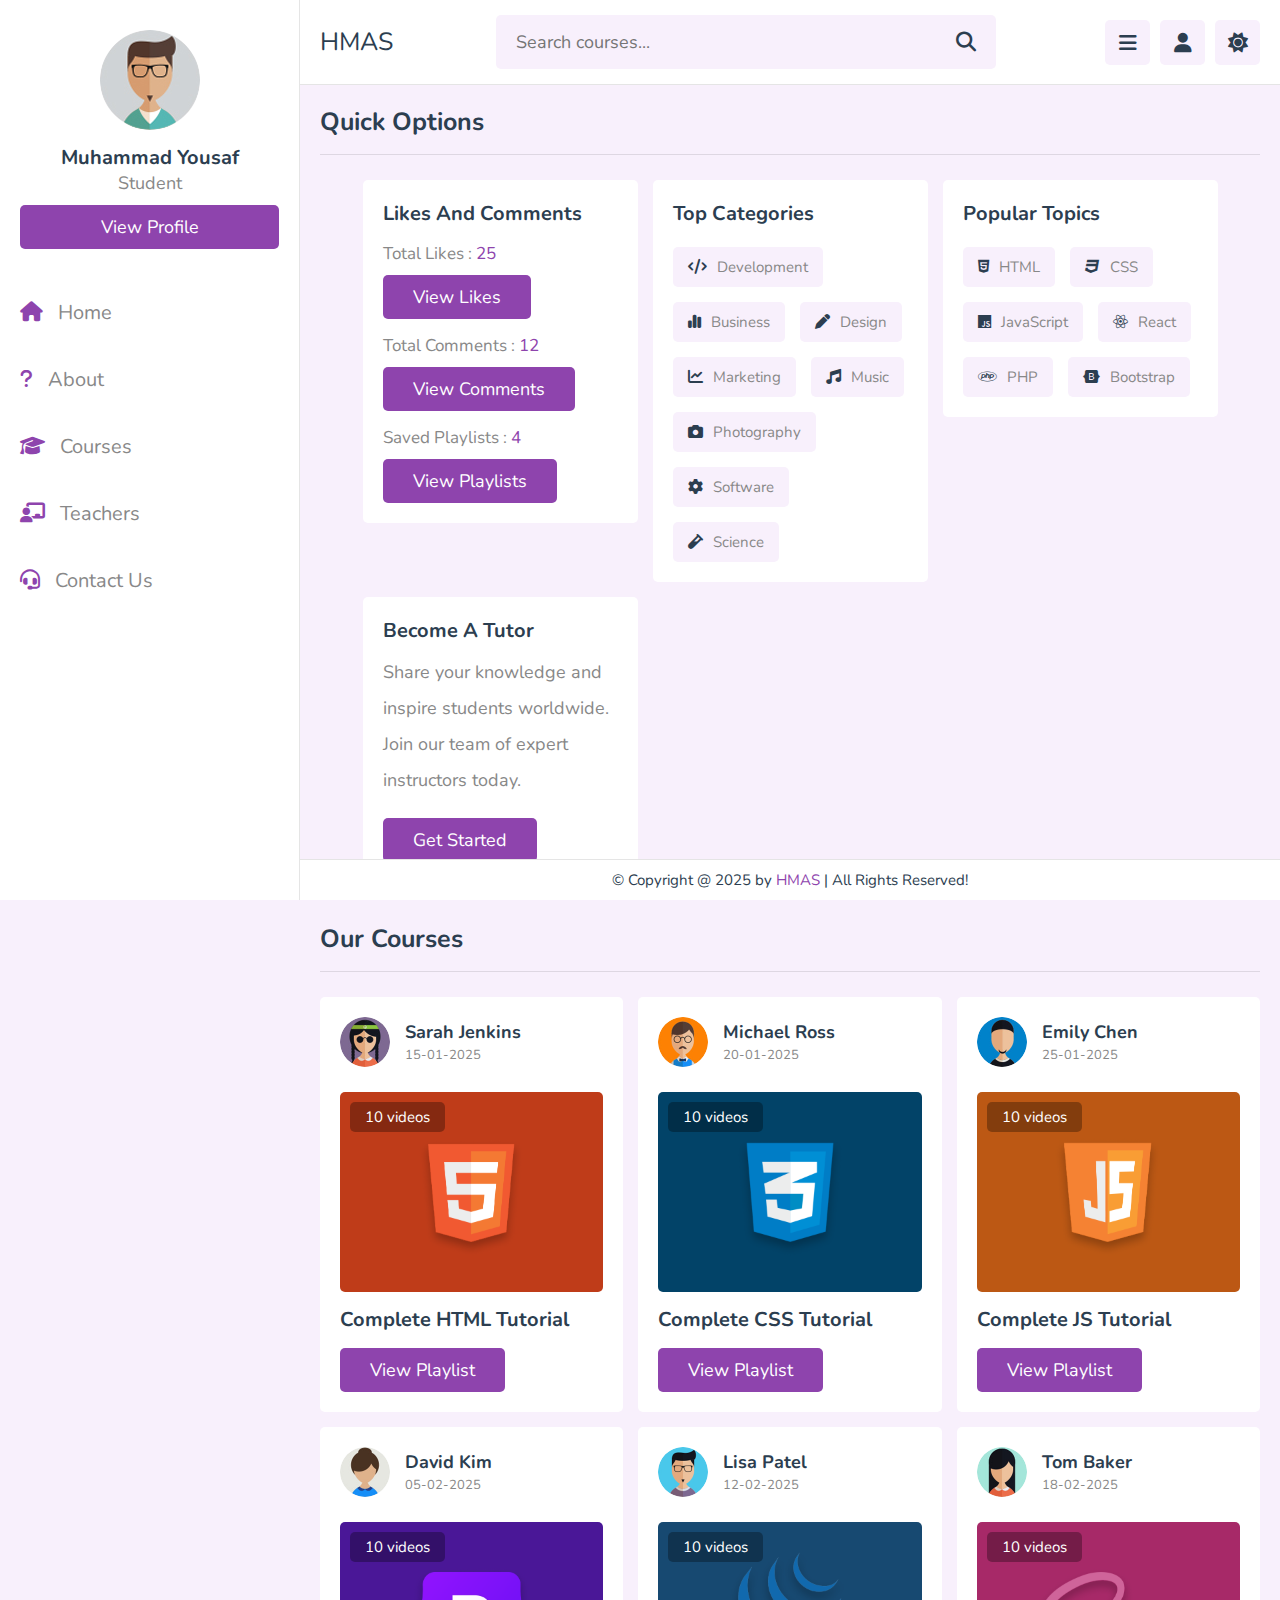
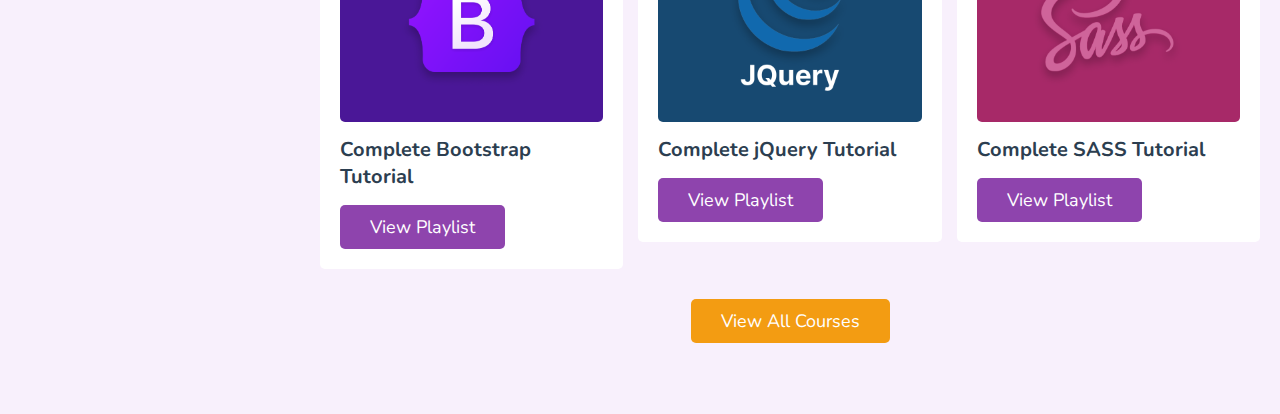
<file: index.html>
<!DOCTYPE html>
<html lang="en">
<head>
   <meta charset="UTF-8">
   <meta http-equiv="X-UA-Compatible" content="IE=edge">
   <meta name="viewport" content="width=device-width, initial-scale=1.0">
   <title>Home</title>

   <link rel="stylesheet" href="https://cdnjs.cloudflare.com/ajax/libs/font-awesome/6.1.2/css/all.min.css">

   <link rel="stylesheet" href="css/style.css">

</head>
<body>

<header class="header">
   
   <section class="flex">

      <a href="home.html" class="logo">HMAS</a>

      <form action="search.html" method="post" class="search-form">
         <input type="text" name="search_box" required placeholder="Search courses..." maxlength="100">
         <button type="submit" class="fas fa-search"></button>
      </form>

      <div class="icons">
         <div id="menu-btn" class="fas fa-bars"></div>
         <div id="search-btn" class="fas fa-search"></div>
         <div id="user-btn" class="fas fa-user"></div>
         <div id="toggle-btn" class="fas fa-sun"></div>
      </div>

      <div class="profile">
         <img src="images/pic-1.jpg" class="image" alt="">
         <h3 class="name">Muhammad Yousaf</h3>
         <p class="role">Student</p>
         <a href="profile.html" class="btn">View Profile</a>
         <div class="flex-btn">
            <a href="login.html" class="option-btn">Login</a>
            <a href="register.html" class="option-btn">Register</a>
         </div>
      </div>

   </section>

</header>   

<div class="side-bar">

   <div id="close-btn">
      <i class="fas fa-times"></i>
   </div>

   <div class="profile">
      <img src="images/pic-1.jpg" class="image" alt="">
      <h3 class="name">Muhammad Yousaf</h3>
      <p class="role">Student</p>
      <a href="profile.html" class="btn">View Profile</a>
   </div>

   <nav class="navbar">
      <a href="home.html"><i class="fas fa-home"></i><span>Home</span></a>
      <a href="about.html"><i class="fas fa-question"></i><span>About</span></a>
      <a href="courses.html"><i class="fas fa-graduation-cap"></i><span>Courses</span></a>
      <a href="teachers.html"><i class="fas fa-chalkboard-user"></i><span>Teachers</span></a>
      <a href="contact.html"><i class="fas fa-headset"></i><span>Contact Us</span></a>
   </nav>

</div>

<section class="home-grid">

   <h1 class="heading">Quick Options</h1>

   <div class="box-container">

      <div class="box">
         <h3 class="title">Likes and Comments</h3>
         <p class="likes">Total Likes : <span>25</span></p>
         <a href="#" class="inline-btn">View Likes</a>
         <p class="likes">Total Comments : <span>12</span></p>
         <a href="#" class="inline-btn">View Comments</a>
         <p class="likes">Saved Playlists : <span>4</span></p>
         <a href="#" class="inline-btn">View Playlists</a>
      </div>

      <div class="box">
         <h3 class="title">Top Categories</h3>
         <div class="flex">
            <a href="#"><i class="fas fa-code"></i><span>Development</span></a>
            <a href="#"><i class="fas fa-chart-simple"></i><span>Business</span></a>
            <a href="#"><i class="fas fa-pen"></i><span>Design</span></a>
            <a href="#"><i class="fas fa-chart-line"></i><span>Marketing</span></a>
            <a href="#"><i class="fas fa-music"></i><span>Music</span></a>
            <a href="#"><i class="fas fa-camera"></i><span>Photography</span></a>
            <a href="#"><i class="fas fa-cog"></i><span>Software</span></a>
            <a href="#"><i class="fas fa-vial"></i><span>Science</span></a>
         </div>
      </div>

      <div class="box">
         <h3 class="title">Popular Topics</h3>
         <div class="flex">
            <a href="#"><i class="fab fa-html5"></i><span>HTML</span></a>
            <a href="#"><i class="fab fa-css3"></i><span>CSS</span></a>
            <a href="#"><i class="fab fa-js"></i><span>JavaScript</span></a>
            <a href="#"><i class="fab fa-react"></i><span>React</span></a>
            <a href="#"><i class="fab fa-php"></i><span>PHP</span></a>
            <a href="#"><i class="fab fa-bootstrap"></i><span>Bootstrap</span></a>
         </div>
      </div>

      <div class="box">
         <h3 class="title">Become a Tutor</h3>
         <p class="tutor">Share your knowledge and inspire students worldwide. Join our team of expert instructors today.</p>
         <a href="teachers.html" class="inline-btn">Get Started</a>
      </div>

   </div>

</section>

<section class="courses">

   <h1 class="heading">Our Courses</h1>

   <div class="box-container">

      <div class="box">
         <div class="tutor">
            <img src="images/pic-2.jpg" alt="">
            <div class="info">
               <h3>Sarah Jenkins</h3>
               <span>15-01-2025</span>
            </div>
         </div>
         <div class="thumb">
            <img src="images/thumb-1.png" alt="">
            <span>10 videos</span>
         </div>
         <h3 class="title">Complete HTML Tutorial</h3>
         <a href="playlist.html" class="inline-btn">View Playlist</a>
      </div>

      <div class="box">
         <div class="tutor">
            <img src="images/pic-3.jpg" alt="">
            <div class="info">
               <h3>Michael Ross</h3>
               <span>20-01-2025</span>
            </div>
         </div>
         <div class="thumb">
            <img src="images/thumb-2.png" alt="">
            <span>10 videos</span>
         </div>
         <h3 class="title">Complete CSS Tutorial</h3>
         <a href="playlist.html" class="inline-btn">View Playlist</a>
      </div>

      <div class="box">
         <div class="tutor">
            <img src="images/pic-4.jpg" alt="">
            <div class="info">
               <h3>Emily Chen</h3>
               <span>25-01-2025</span>
            </div>
         </div>
         <div class="thumb">
            <img src="images/thumb-3.png" alt="">
            <span>10 videos</span>
         </div>
         <h3 class="title">Complete JS Tutorial</h3>
         <a href="playlist.html" class="inline-btn">View Playlist</a>
      </div>

      <div class="box">
         <div class="tutor">
            <img src="images/pic-5.jpg" alt="">
            <div class="info">
               <h3>David Kim</h3>
               <span>05-02-2025</span>
            </div>
         </div>
         <div class="thumb">
            <img src="images/thumb-4.png" alt="">
            <span>10 videos</span>
         </div>
         <h3 class="title">Complete Bootstrap Tutorial</h3>
         <a href="playlist.html" class="inline-btn">View Playlist</a>
      </div>

      <div class="box">
         <div class="tutor">
            <img src="images/pic-6.jpg" alt="">
            <div class="info">
               <h3>Lisa Patel</h3>
               <span>12-02-2025</span>
            </div>
         </div>
         <div class="thumb">
            <img src="images/thumb-5.png" alt="">
            <span>10 videos</span>
         </div>
         <h3 class="title">Complete jQuery Tutorial</h3>
         <a href="playlist.html" class="inline-btn">View Playlist</a>
      </div>

      <div class="box">
         <div class="tutor">
            <img src="images/pic-7.jpg" alt="">
            <div class="info">
               <h3>Tom Baker</h3>
               <span>18-02-2025</span>
            </div>
         </div>
         <div class="thumb">
            <img src="images/thumb-6.png" alt="">
            <span>10 videos</span>
         </div>
         <h3 class="title">Complete SASS Tutorial</h3>
         <a href="playlist.html" class="inline-btn">View Playlist</a>
      </div>

   </div>

   <div class="more-btn">
      <a href="courses.html" class="inline-option-btn">View All Courses</a>
   </div>

</section>

<footer class="footer">

   &copy; Copyright @ 2025 by <span>HMAS</span> | All Rights Reserved!

</footer>

<script src="js/script.js"></script>

   
</body>
</html>
</file>
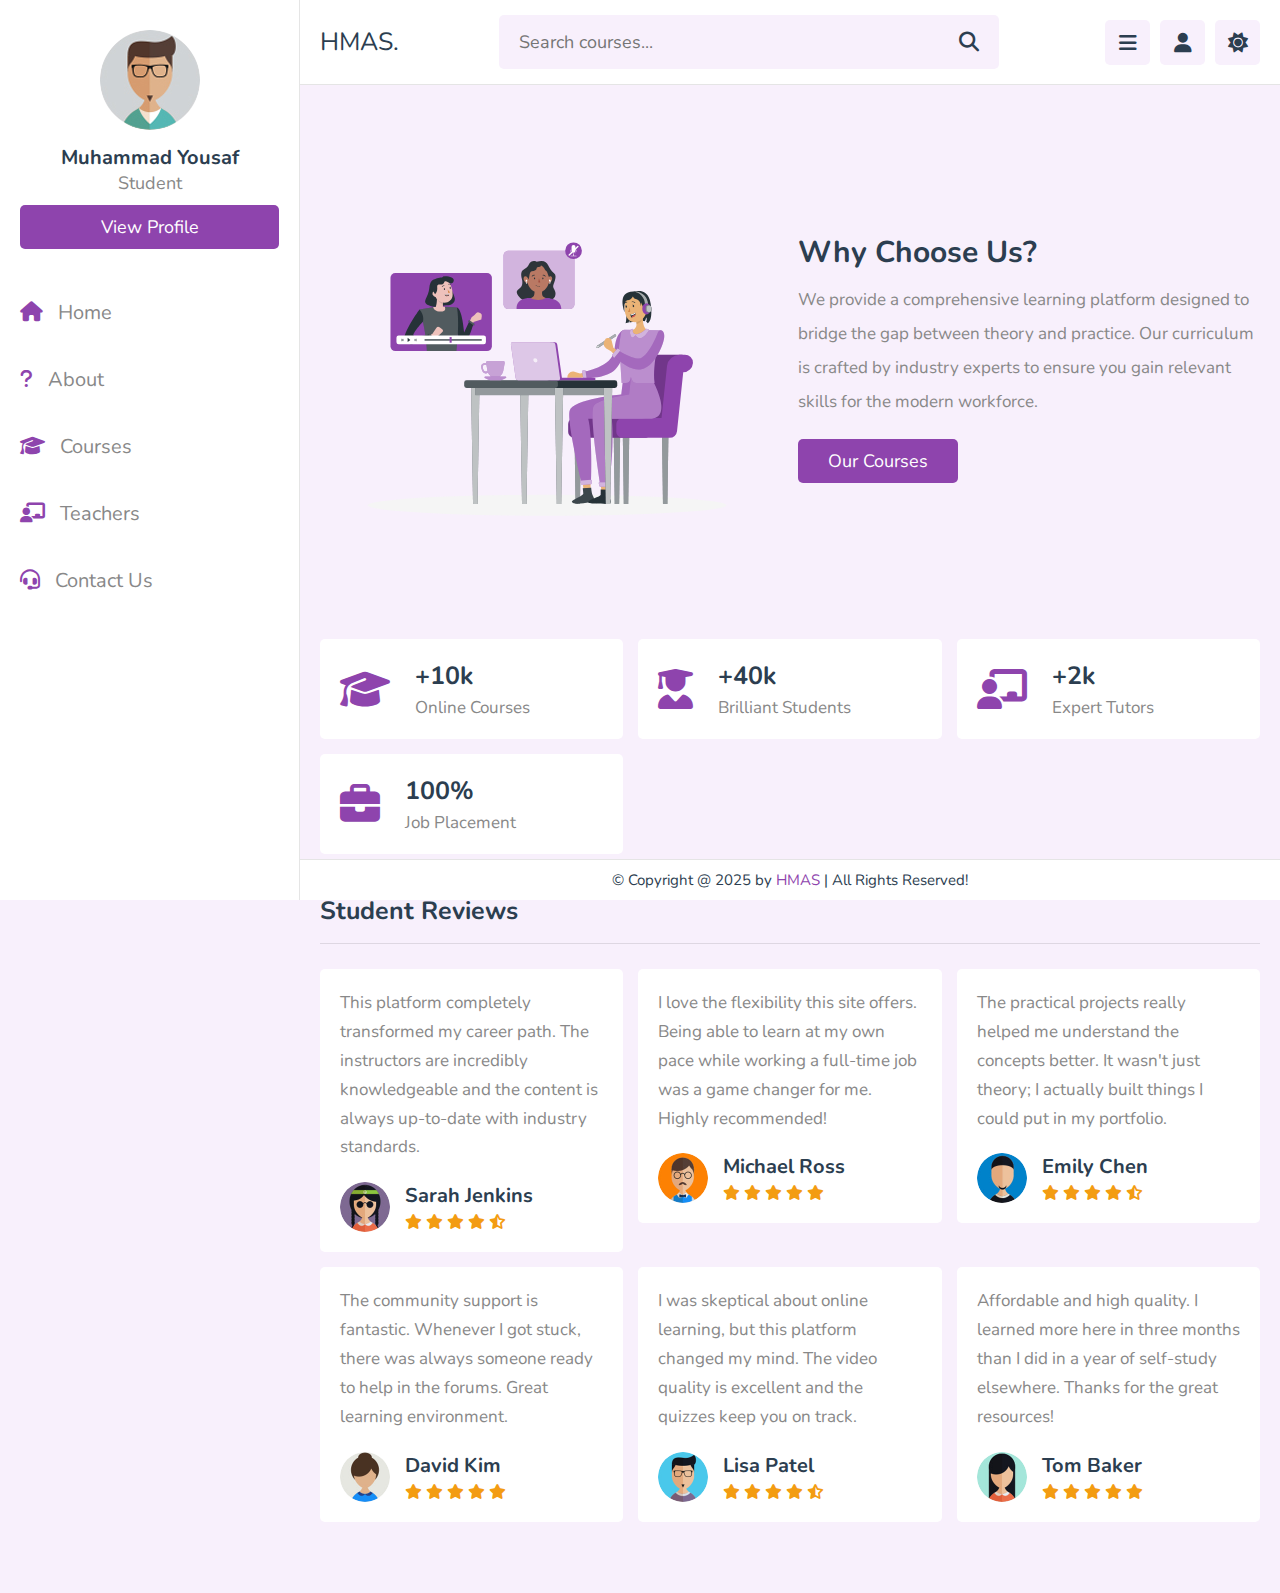
<file: about.html>
<!DOCTYPE html>
<html lang="en">
<head>
   <meta charset="UTF-8">
   <meta http-equiv="X-UA-Compatible" content="IE=edge">
   <meta name="viewport" content="width=device-width, initial-scale=1.0">
   <title>About Us</title>

   <link rel="stylesheet" href="https://cdnjs.cloudflare.com/ajax/libs/font-awesome/6.1.2/css/all.min.css">

   <link rel="stylesheet" href="css/style.css">

</head>
<body>

<header class="header">
   
   <section class="flex">

      <a href="home.html" class="logo">HMAS.</a>

      <form action="search.html" method="post" class="search-form">
         <input type="text" name="search_box" required placeholder="Search courses..." maxlength="100">
         <button type="submit" class="fas fa-search"></button>
      </form>

      <div class="icons">
         <div id="menu-btn" class="fas fa-bars"></div>
         <div id="search-btn" class="fas fa-search"></div>
         <div id="user-btn" class="fas fa-user"></div>
         <div id="toggle-btn" class="fas fa-sun"></div>
      </div>

      <div class="profile">
         <img src="images/pic-1.jpg" class="image" alt="">
         <h3 class="name">Muhammad Yousaf</h3>
         <p class="role">Student</p>
         <a href="profile.html" class="btn">View Profile</a>
         <div class="flex-btn">
            <a href="login.html" class="option-btn">Login</a>
            <a href="register.html" class="option-btn">Register</a>
         </div>
      </div>

   </section>

</header>   

<div class="side-bar">

   <div id="close-btn">
      <i class="fas fa-times"></i>
   </div>

   <div class="profile">
      <img src="images/pic-1.jpg" class="image" alt="">
      <h3 class="name">Muhammad Yousaf</h3>
      <p class="role">Student</p>
      <a href="profile.html" class="btn">View Profile</a>
   </div>

   <nav class="navbar">
      <a href="home.html"><i class="fas fa-home"></i><span>Home</span></a>
      <a href="about.html"><i class="fas fa-question"></i><span>About</span></a>
      <a href="courses.html"><i class="fas fa-graduation-cap"></i><span>Courses</span></a>
      <a href="teachers.html"><i class="fas fa-chalkboard-user"></i><span>Teachers</span></a>
      <a href="contact.html"><i class="fas fa-headset"></i><span>Contact Us</span></a>
   </nav>

</div>

<section class="about">

   <div class="row">

      <div class="image">
         <img src="images/about-img.svg" alt="">
      </div>

      <div class="content">
         <h3>Why Choose Us?</h3>
         <p>We provide a comprehensive learning platform designed to bridge the gap between theory and practice. Our curriculum is crafted by industry experts to ensure you gain relevant skills for the modern workforce.</p>
         <a href="courses.html" class="inline-btn">Our Courses</a>
      </div>

   </div>

   <div class="box-container">

      <div class="box">
         <i class="fas fa-graduation-cap"></i>
         <div>
            <h3>+10k</h3>
            <p>Online Courses</p>
         </div>
      </div>

      <div class="box">
         <i class="fas fa-user-graduate"></i>
         <div>
            <h3>+40k</h3>
            <p>Brilliant Students</p>
         </div>
      </div>

      <div class="box">
         <i class="fas fa-chalkboard-user"></i>
         <div>
            <h3>+2k</h3>
            <p>Expert Tutors</p>
         </div>
      </div>

      <div class="box">
         <i class="fas fa-briefcase"></i>
         <div>
            <h3>100%</h3>
            <p>Job Placement</p>
         </div>
      </div>

   </div>

</section> 

<section class="reviews">

   <h1 class="heading">Student Reviews</h1>

   <div class="box-container">

      <div class="box">
         <p>This platform completely transformed my career path. The instructors are incredibly knowledgeable and the content is always up-to-date with industry standards.</p>
         <div class="student">
            <img src="images/pic-2.jpg" alt="">
            <div>
               <h3>Sarah Jenkins</h3>
               <div class="stars">
                  <i class="fas fa-star"></i>
                  <i class="fas fa-star"></i>
                  <i class="fas fa-star"></i>
                  <i class="fas fa-star"></i>
                  <i class="fas fa-star-half-alt"></i>
               </div>
            </div>
         </div>
      </div>

      <div class="box">
         <p>I love the flexibility this site offers. Being able to learn at my own pace while working a full-time job was a game changer for me. Highly recommended!</p>
         <div class="student">
            <img src="images/pic-3.jpg" alt="">
            <div>
               <h3>Michael Ross</h3>
               <div class="stars">
                  <i class="fas fa-star"></i>
                  <i class="fas fa-star"></i>
                  <i class="fas fa-star"></i>
                  <i class="fas fa-star"></i>
                  <i class="fas fa-star"></i>
               </div>
            </div>
         </div>
      </div>

      <div class="box">
         <p>The practical projects really helped me understand the concepts better. It wasn't just theory; I actually built things I could put in my portfolio.</p>
         <div class="student">
            <img src="images/pic-4.jpg" alt="">
            <div>
               <h3>Emily Chen</h3>
               <div class="stars">
                  <i class="fas fa-star"></i>
                  <i class="fas fa-star"></i>
                  <i class="fas fa-star"></i>
                  <i class="fas fa-star"></i>
                  <i class="fas fa-star-half-alt"></i>
               </div>
            </div>
         </div>
      </div>

      <div class="box">
         <p>The community support is fantastic. Whenever I got stuck, there was always someone ready to help in the forums. Great learning environment.</p>
         <div class="student">
            <img src="images/pic-5.jpg" alt="">
            <div>
               <h3>David Kim</h3>
               <div class="stars">
                  <i class="fas fa-star"></i>
                  <i class="fas fa-star"></i>
                  <i class="fas fa-star"></i>
                  <i class="fas fa-star"></i>
                  <i class="fas fa-star"></i>
               </div>
            </div>
         </div>
      </div>

      <div class="box">
         <p>I was skeptical about online learning, but this platform changed my mind. The video quality is excellent and the quizzes keep you on track.</p>
         <div class="student">
            <img src="images/pic-6.jpg" alt="">
            <div>
               <h3>Lisa Patel</h3>
               <div class="stars">
                  <i class="fas fa-star"></i>
                  <i class="fas fa-star"></i>
                  <i class="fas fa-star"></i>
                  <i class="fas fa-star"></i>
                  <i class="fas fa-star-half-alt"></i>
               </div>
            </div>
         </div>
      </div>

      <div class="box">
         <p>Affordable and high quality. I learned more here in three months than I did in a year of self-study elsewhere. Thanks for the great resources!</p>
         <div class="student">
            <img src="images/pic-7.jpg" alt="">
            <div>
               <h3>Tom Baker</h3>
               <div class="stars">
                  <i class="fas fa-star"></i>
                  <i class="fas fa-star"></i>
                  <i class="fas fa-star"></i>
                  <i class="fas fa-star"></i>
                  <i class="fas fa-star"></i>
               </div>
            </div>
         </div>
      </div>

   </div>

</section>

<footer class="footer">

   &copy; Copyright @ 2025 by <span>HMAS</span> | All Rights Reserved!

</footer>

<script src="js/script.js"></script>

   
</body>
</html>
</file>
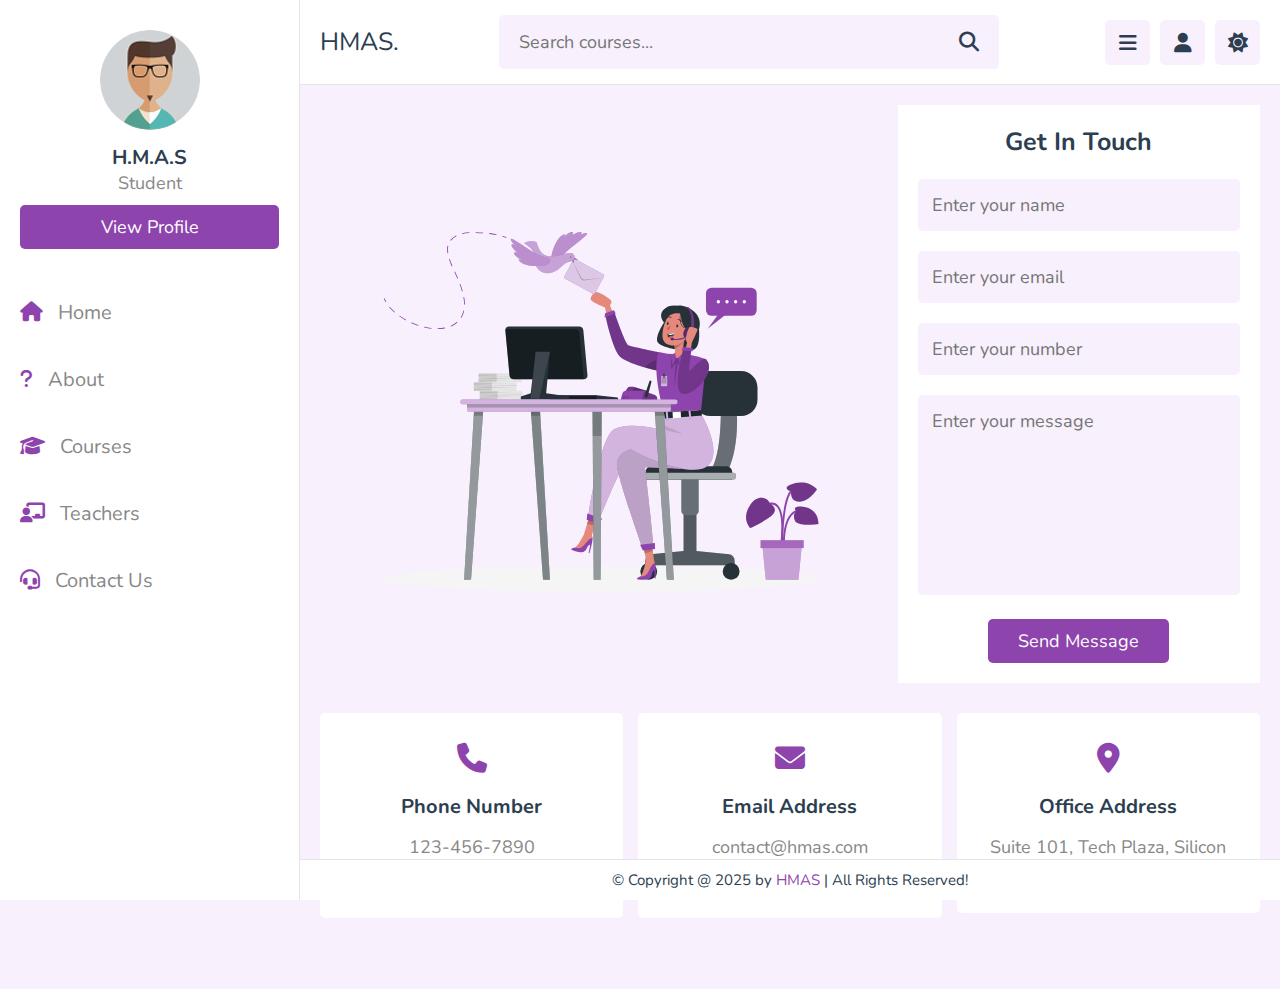
<file: contact.html>
<!DOCTYPE html>
<html lang="en">
<head>
   <meta charset="UTF-8">
   <meta http-equiv="X-UA-Compatible" content="IE=edge">
   <meta name="viewport" content="width=device-width, initial-scale=1.0">
   <title>Contact Us</title>

   <link rel="stylesheet" href="https://cdnjs.cloudflare.com/ajax/libs/font-awesome/6.1.2/css/all.min.css">

   <link rel="stylesheet" href="css/style.css">

</head>
<body>

<header class="header">
   
   <section class="flex">

      <a href="home.html" class="logo">HMAS.</a>

      <form action="search.html" method="post" class="search-form">
         <input type="text" name="search_box" required placeholder="Search courses..." maxlength="100">
         <button type="submit" class="fas fa-search"></button>
      </form>

      <div class="icons">
         <div id="menu-btn" class="fas fa-bars"></div>
         <div id="search-btn" class="fas fa-search"></div>
         <div id="user-btn" class="fas fa-user"></div>
         <div id="toggle-btn" class="fas fa-sun"></div>
      </div>

      <div class="profile">
         <img src="images/pic-1.jpg" class="image" alt="">
         <h3 class="name">H.M.A.S</h3>
         <p class="role">Student</p>
         <a href="profile.html" class="btn">View Profile</a>
         <div class="flex-btn">
            <a href="login.html" class="option-btn">Login</a>
            <a href="register.html" class="option-btn">Register</a>
         </div>
      </div>

   </section>

</header>   

<div class="side-bar">

   <div id="close-btn">
      <i class="fas fa-times"></i>
   </div>

   <div class="profile">
      <img src="images/pic-1.jpg" class="image" alt="">
      <h3 class="name">H.M.A.S</h3>
      <p class="role">Student</p>
      <a href="profile.html" class="btn">View Profile</a>
   </div>

   <nav class="navbar">
      <a href="home.html"><i class="fas fa-home"></i><span>Home</span></a>
      <a href="about.html"><i class="fas fa-question"></i><span>About</span></a>
      <a href="courses.html"><i class="fas fa-graduation-cap"></i><span>Courses</span></a>
      <a href="teachers.html"><i class="fas fa-chalkboard-user"></i><span>Teachers</span></a>
      <a href="contact.html"><i class="fas fa-headset"></i><span>Contact Us</span></a>
   </nav>

</div>

<section class="contact">

   <div class="row">

      <div class="image">
         <img src="images/contact-img.svg" alt="">
      </div>

      <form action="" method="post">
         <h3>Get in Touch</h3>
         <input type="text" placeholder="Enter your name" name="name" required maxlength="50" class="box">
         <input type="email" placeholder="Enter your email" name="email" required maxlength="50" class="box">
         <input type="number" placeholder="Enter your number" name="number" required maxlength="50" class="box">
         <textarea name="msg" class="box" placeholder="Enter your message" required maxlength="1000" cols="30" rows="10"></textarea>
         <input type="submit" value="Send Message" class="inline-btn" name="submit">
      </form>

   </div>

   <div class="box-container">

      <div class="box">
         <i class="fas fa-phone"></i>
         <h3>Phone Number</h3>
         <a href="tel:1234567890">123-456-7890</a>
         <a href="tel:1112223333">111-222-3333</a>
      </div>
      
      <div class="box">
         <i class="fas fa-envelope"></i>
         <h3>Email Address</h3>
         <a href="mailto:contact@hmas.com">contact@hmas.com</a>
         <a href="mailto:support@hmas.com">support@hmas.com</a>
      </div>

      <div class="box">
         <i class="fas fa-map-marker-alt"></i>
         <h3>Office Address</h3>
         <a href="#">Suite 101, Tech Plaza, Silicon Valley, CA - 94043</a>
      </div>

   </div>

</section>

<footer class="footer">

   &copy; Copyright @ 2025 by <span>HMAS</span> | All Rights Reserved!

</footer>

<script src="js/script.js"></script>

   
</body>
</html>
</file>
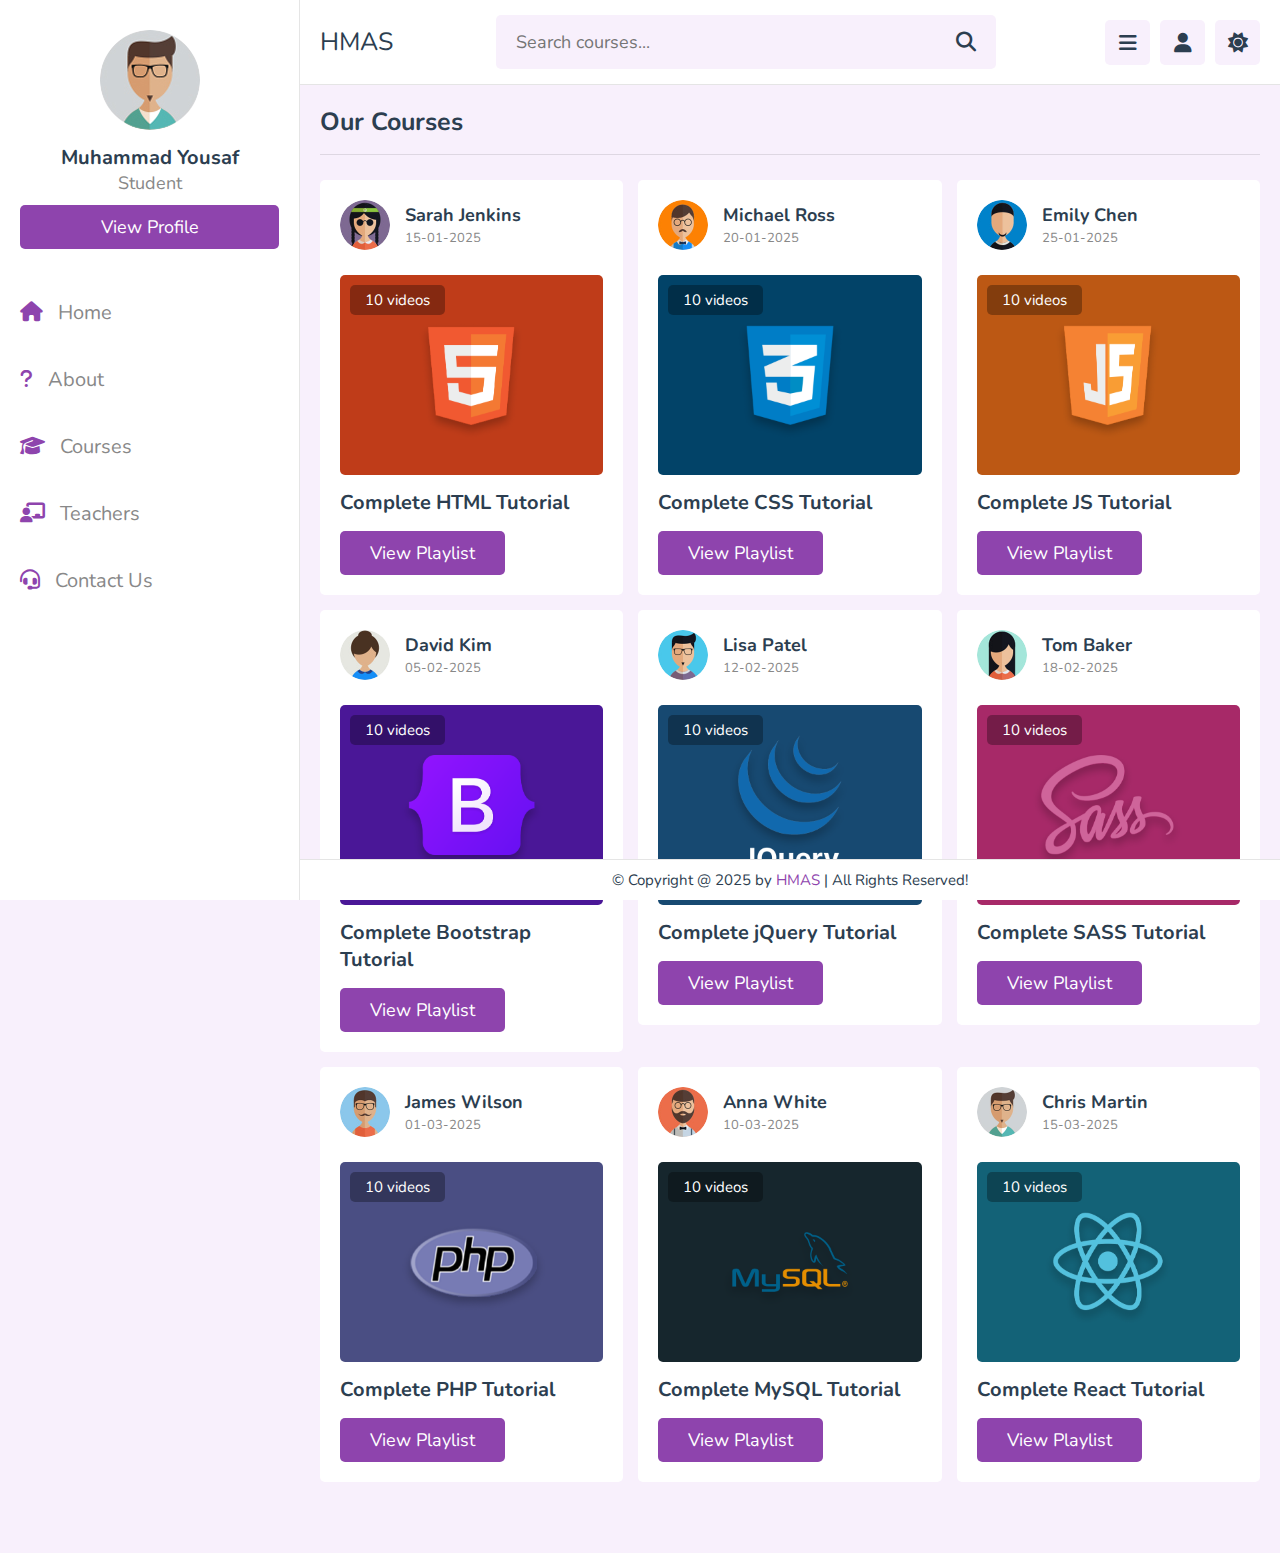
<file: courses.html>
<!DOCTYPE html>
<html lang="en">
<head>
   <meta charset="UTF-8">
   <meta http-equiv="X-UA-Compatible" content="IE=edge">
   <meta name="viewport" content="width=device-width, initial-scale=1.0">
   <title>Courses</title>

   <link rel="stylesheet" href="https://cdnjs.cloudflare.com/ajax/libs/font-awesome/6.1.2/css/all.min.css">

   <link rel="stylesheet" href="css/style.css">

</head>
<body>

<header class="header">
   
   <section class="flex">

      <a href="home.html" class="logo">HMAS</a>

      <form action="search.html" method="post" class="search-form">
         <input type="text" name="search_box" required placeholder="Search courses..." maxlength="100">
         <button type="submit" class="fas fa-search"></button>
      </form>

      <div class="icons">
         <div id="menu-btn" class="fas fa-bars"></div>
         <div id="search-btn" class="fas fa-search"></div>
         <div id="user-btn" class="fas fa-user"></div>
         <div id="toggle-btn" class="fas fa-sun"></div>
      </div>

      <div class="profile">
         <img src="images/pic-1.jpg" class="image" alt="">
         <h3 class="name">Muhammad Yousaf</h3>
         <p class="role">Student</p>
         <a href="profile.html" class="btn">View Profile</a>
         <div class="flex-btn">
            <a href="login.html" class="option-btn">Login</a>
            <a href="register.html" class="option-btn">Register</a>
         </div>
      </div>

   </section>

</header>   

<div class="side-bar">

   <div id="close-btn">
      <i class="fas fa-times"></i>
   </div>

   <div class="profile">
      <img src="images/pic-1.jpg" class="image" alt="">
      <h3 class="name">Muhammad Yousaf</h3>
      <p class="role">Student</p>
      <a href="profile.html" class="btn">View Profile</a>
   </div>

   <nav class="navbar">
      <a href="home.html"><i class="fas fa-home"></i><span>Home</span></a>
      <a href="about.html"><i class="fas fa-question"></i><span>About</span></a>
      <a href="courses.html"><i class="fas fa-graduation-cap"></i><span>Courses</span></a>
      <a href="teachers.html"><i class="fas fa-chalkboard-user"></i><span>Teachers</span></a>
      <a href="contact.html"><i class="fas fa-headset"></i><span>Contact Us</span></a>
   </nav>

</div>

<section class="courses">

   <h1 class="heading">Our Courses</h1>

   <div class="box-container">

      <div class="box">
         <div class="tutor">
            <img src="images/pic-2.jpg" alt="">
            <div class="info">
               <h3>Sarah Jenkins</h3>
               <span>15-01-2025</span>
            </div>
         </div>
         <div class="thumb">
            <img src="images/thumb-1.png" alt="">
            <span>10 videos</span>
         </div>
         <h3 class="title">Complete HTML Tutorial</h3>
         <a href="playlist.html" class="inline-btn">View Playlist</a>
      </div>

      <div class="box">
         <div class="tutor">
            <img src="images/pic-3.jpg" alt="">
            <div class="info">
               <h3>Michael Ross</h3>
               <span>20-01-2025</span>
            </div>
         </div>
         <div class="thumb">
            <img src="images/thumb-2.png" alt="">
            <span>10 videos</span>
         </div>
         <h3 class="title">Complete CSS Tutorial</h3>
         <a href="playlist.html" class="inline-btn">View Playlist</a>
      </div>

      <div class="box">
         <div class="tutor">
            <img src="images/pic-4.jpg" alt="">
            <div class="info">
               <h3>Emily Chen</h3>
               <span>25-01-2025</span>
            </div>
         </div>
         <div class="thumb">
            <img src="images/thumb-3.png" alt="">
            <span>10 videos</span>
         </div>
         <h3 class="title">Complete JS Tutorial</h3>
         <a href="playlist.html" class="inline-btn">View Playlist</a>
      </div>

      <div class="box">
         <div class="tutor">
            <img src="images/pic-5.jpg" alt="">
            <div class="info">
               <h3>David Kim</h3>
               <span>05-02-2025</span>
            </div>
         </div>
         <div class="thumb">
            <img src="images/thumb-4.png" alt="">
            <span>10 videos</span>
         </div>
         <h3 class="title">Complete Bootstrap Tutorial</h3>
         <a href="playlist.html" class="inline-btn">View Playlist</a>
      </div>

      <div class="box">
         <div class="tutor">
            <img src="images/pic-6.jpg" alt="">
            <div class="info">
               <h3>Lisa Patel</h3>
               <span>12-02-2025</span>
            </div>
         </div>
         <div class="thumb">
            <img src="images/thumb-5.png" alt="">
            <span>10 videos</span>
         </div>
         <h3 class="title">Complete jQuery Tutorial</h3>
         <a href="playlist.html" class="inline-btn">View Playlist</a>
      </div>

      <div class="box">
         <div class="tutor">
            <img src="images/pic-7.jpg" alt="">
            <div class="info">
               <h3>Tom Baker</h3>
               <span>18-02-2025</span>
            </div>
         </div>
         <div class="thumb">
            <img src="images/thumb-6.png" alt="">
            <span>10 videos</span>
         </div>
         <h3 class="title">Complete SASS Tutorial</h3>
         <a href="playlist.html" class="inline-btn">View Playlist</a>
      </div>

      <div class="box">
         <div class="tutor">
            <img src="images/pic-8.jpg" alt="">
            <div class="info">
               <h3>James Wilson</h3>
               <span>01-03-2025</span>
            </div>
         </div>
         <div class="thumb">
            <img src="images/thumb-7.png" alt="">
            <span>10 videos</span>
         </div>
         <h3 class="title">Complete PHP Tutorial</h3>
         <a href="playlist.html" class="inline-btn">View Playlist</a>
      </div>

      <div class="box">
         <div class="tutor">
            <img src="images/pic-9.jpg" alt="">
            <div class="info">
               <h3>Anna White</h3>
               <span>10-03-2025</span>
            </div>
         </div>
         <div class="thumb">
            <img src="images/thumb-8.png" alt="">
            <span>10 videos</span>
         </div>
         <h3 class="title">Complete MySQL Tutorial</h3>
         <a href="playlist.html" class="inline-btn">View Playlist</a>
      </div>

      <div class="box">
         <div class="tutor">
            <img src="images/pic-1.jpg" alt="">
            <div class="info">
               <h3>Chris Martin</h3>
               <span>15-03-2025</span>
            </div>
         </div>
         <div class="thumb">
            <img src="images/thumb-9.png" alt="">
            <span>10 videos</span>
         </div>
         <h3 class="title">Complete React Tutorial</h3>
         <a href="playlist.html" class="inline-btn">View Playlist</a>
      </div>

   </div>

</section>

<footer class="footer">

   &copy; Copyright @ 2025 by <span>HMAS</span> | All Rights Reserved!

</footer>

<script src="js/script.js"></script>

   
</body>
</html>
</file>
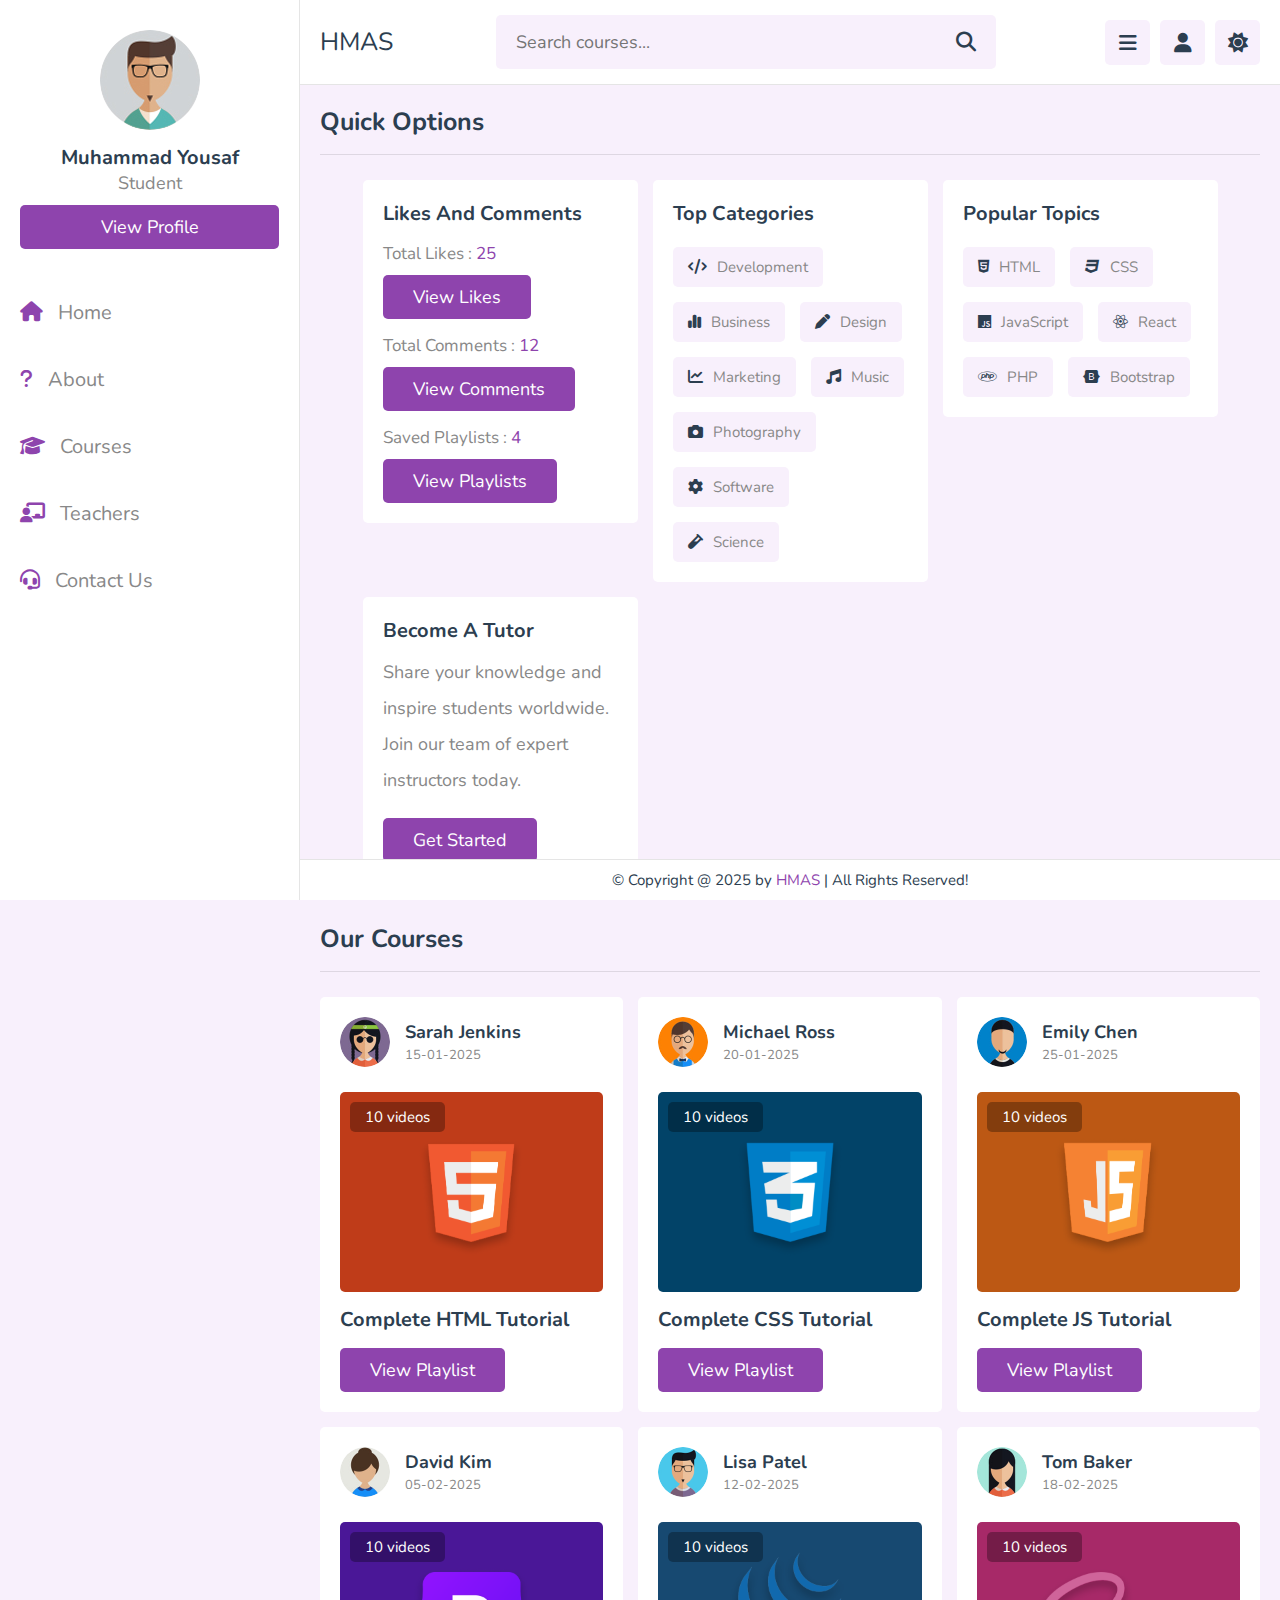
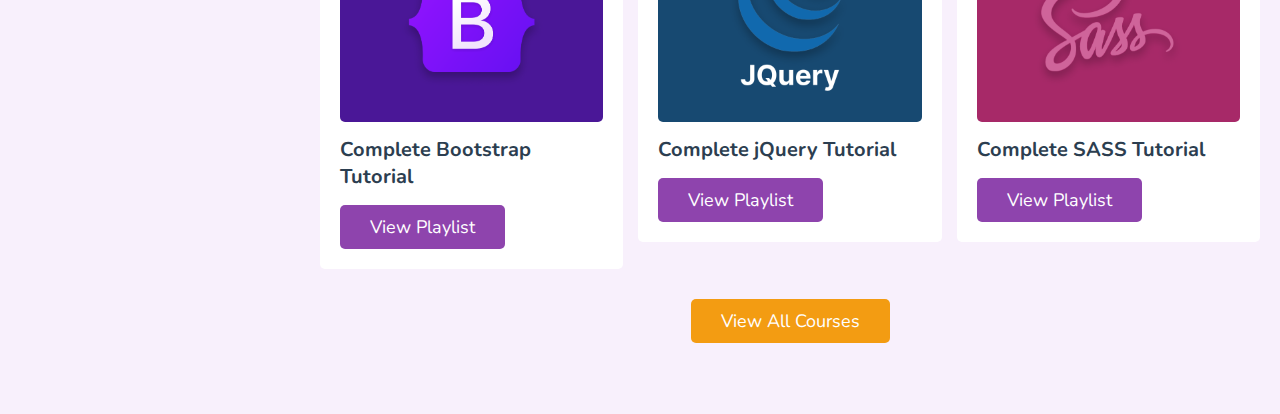
<file: home.html>
<!DOCTYPE html>
<html lang="en">
<head>
   <meta charset="UTF-8">
   <meta http-equiv="X-UA-Compatible" content="IE=edge">
   <meta name="viewport" content="width=device-width, initial-scale=1.0">
   <title>Home</title>

   <link rel="stylesheet" href="https://cdnjs.cloudflare.com/ajax/libs/font-awesome/6.1.2/css/all.min.css">

   <link rel="stylesheet" href="css/style.css">

</head>
<body>

<header class="header">
   
   <section class="flex">

      <a href="home.html" class="logo">HMAS</a>

      <form action="search.html" method="post" class="search-form">
         <input type="text" name="search_box" required placeholder="Search courses..." maxlength="100">
         <button type="submit" class="fas fa-search"></button>
      </form>

      <div class="icons">
         <div id="menu-btn" class="fas fa-bars"></div>
         <div id="search-btn" class="fas fa-search"></div>
         <div id="user-btn" class="fas fa-user"></div>
         <div id="toggle-btn" class="fas fa-sun"></div>
      </div>

      <div class="profile">
         <img src="images/pic-1.jpg" class="image" alt="">
         <h3 class="name">Muhammad Yousaf</h3>
         <p class="role">Student</p>
         <a href="profile.html" class="btn">View Profile</a>
         <div class="flex-btn">
            <a href="login.html" class="option-btn">Login</a>
            <a href="register.html" class="option-btn">Register</a>
         </div>
      </div>

   </section>

</header>   

<div class="side-bar">

   <div id="close-btn">
      <i class="fas fa-times"></i>
   </div>

   <div class="profile">
      <img src="images/pic-1.jpg" class="image" alt="">
      <h3 class="name">Muhammad Yousaf</h3>
      <p class="role">Student</p>
      <a href="profile.html" class="btn">View Profile</a>
   </div>

   <nav class="navbar">
      <a href="home.html"><i class="fas fa-home"></i><span>Home</span></a>
      <a href="about.html"><i class="fas fa-question"></i><span>About</span></a>
      <a href="courses.html"><i class="fas fa-graduation-cap"></i><span>Courses</span></a>
      <a href="teachers.html"><i class="fas fa-chalkboard-user"></i><span>Teachers</span></a>
      <a href="contact.html"><i class="fas fa-headset"></i><span>Contact Us</span></a>
   </nav>

</div>

<section class="home-grid">

   <h1 class="heading">Quick Options</h1>

   <div class="box-container">

      <div class="box">
         <h3 class="title">Likes and Comments</h3>
         <p class="likes">Total Likes : <span>25</span></p>
         <a href="#" class="inline-btn">View Likes</a>
         <p class="likes">Total Comments : <span>12</span></p>
         <a href="#" class="inline-btn">View Comments</a>
         <p class="likes">Saved Playlists : <span>4</span></p>
         <a href="#" class="inline-btn">View Playlists</a>
      </div>

      <div class="box">
         <h3 class="title">Top Categories</h3>
         <div class="flex">
            <a href="#"><i class="fas fa-code"></i><span>Development</span></a>
            <a href="#"><i class="fas fa-chart-simple"></i><span>Business</span></a>
            <a href="#"><i class="fas fa-pen"></i><span>Design</span></a>
            <a href="#"><i class="fas fa-chart-line"></i><span>Marketing</span></a>
            <a href="#"><i class="fas fa-music"></i><span>Music</span></a>
            <a href="#"><i class="fas fa-camera"></i><span>Photography</span></a>
            <a href="#"><i class="fas fa-cog"></i><span>Software</span></a>
            <a href="#"><i class="fas fa-vial"></i><span>Science</span></a>
         </div>
      </div>

      <div class="box">
         <h3 class="title">Popular Topics</h3>
         <div class="flex">
            <a href="#"><i class="fab fa-html5"></i><span>HTML</span></a>
            <a href="#"><i class="fab fa-css3"></i><span>CSS</span></a>
            <a href="#"><i class="fab fa-js"></i><span>JavaScript</span></a>
            <a href="#"><i class="fab fa-react"></i><span>React</span></a>
            <a href="#"><i class="fab fa-php"></i><span>PHP</span></a>
            <a href="#"><i class="fab fa-bootstrap"></i><span>Bootstrap</span></a>
         </div>
      </div>

      <div class="box">
         <h3 class="title">Become a Tutor</h3>
         <p class="tutor">Share your knowledge and inspire students worldwide. Join our team of expert instructors today.</p>
         <a href="teachers.html" class="inline-btn">Get Started</a>
      </div>

   </div>

</section>

<section class="courses">

   <h1 class="heading">Our Courses</h1>

   <div class="box-container">

      <div class="box">
         <div class="tutor">
            <img src="images/pic-2.jpg" alt="">
            <div class="info">
               <h3>Sarah Jenkins</h3>
               <span>15-01-2025</span>
            </div>
         </div>
         <div class="thumb">
            <img src="images/thumb-1.png" alt="">
            <span>10 videos</span>
         </div>
         <h3 class="title">Complete HTML Tutorial</h3>
         <a href="playlist.html" class="inline-btn">View Playlist</a>
      </div>

      <div class="box">
         <div class="tutor">
            <img src="images/pic-3.jpg" alt="">
            <div class="info">
               <h3>Michael Ross</h3>
               <span>20-01-2025</span>
            </div>
         </div>
         <div class="thumb">
            <img src="images/thumb-2.png" alt="">
            <span>10 videos</span>
         </div>
         <h3 class="title">Complete CSS Tutorial</h3>
         <a href="playlist.html" class="inline-btn">View Playlist</a>
      </div>

      <div class="box">
         <div class="tutor">
            <img src="images/pic-4.jpg" alt="">
            <div class="info">
               <h3>Emily Chen</h3>
               <span>25-01-2025</span>
            </div>
         </div>
         <div class="thumb">
            <img src="images/thumb-3.png" alt="">
            <span>10 videos</span>
         </div>
         <h3 class="title">Complete JS Tutorial</h3>
         <a href="playlist.html" class="inline-btn">View Playlist</a>
      </div>

      <div class="box">
         <div class="tutor">
            <img src="images/pic-5.jpg" alt="">
            <div class="info">
               <h3>David Kim</h3>
               <span>05-02-2025</span>
            </div>
         </div>
         <div class="thumb">
            <img src="images/thumb-4.png" alt="">
            <span>10 videos</span>
         </div>
         <h3 class="title">Complete Bootstrap Tutorial</h3>
         <a href="playlist.html" class="inline-btn">View Playlist</a>
      </div>

      <div class="box">
         <div class="tutor">
            <img src="images/pic-6.jpg" alt="">
            <div class="info">
               <h3>Lisa Patel</h3>
               <span>12-02-2025</span>
            </div>
         </div>
         <div class="thumb">
            <img src="images/thumb-5.png" alt="">
            <span>10 videos</span>
         </div>
         <h3 class="title">Complete jQuery Tutorial</h3>
         <a href="playlist.html" class="inline-btn">View Playlist</a>
      </div>

      <div class="box">
         <div class="tutor">
            <img src="images/pic-7.jpg" alt="">
            <div class="info">
               <h3>Tom Baker</h3>
               <span>18-02-2025</span>
            </div>
         </div>
         <div class="thumb">
            <img src="images/thumb-6.png" alt="">
            <span>10 videos</span>
         </div>
         <h3 class="title">Complete SASS Tutorial</h3>
         <a href="playlist.html" class="inline-btn">View Playlist</a>
      </div>

   </div>

   <div class="more-btn">
      <a href="courses.html" class="inline-option-btn">View All Courses</a>
   </div>

</section>

<footer class="footer">

   &copy; Copyright @ 2025 by <span>HMAS</span> | All Rights Reserved!

</footer>

<script src="js/script.js"></script>

   
</body>
</html>
</file>
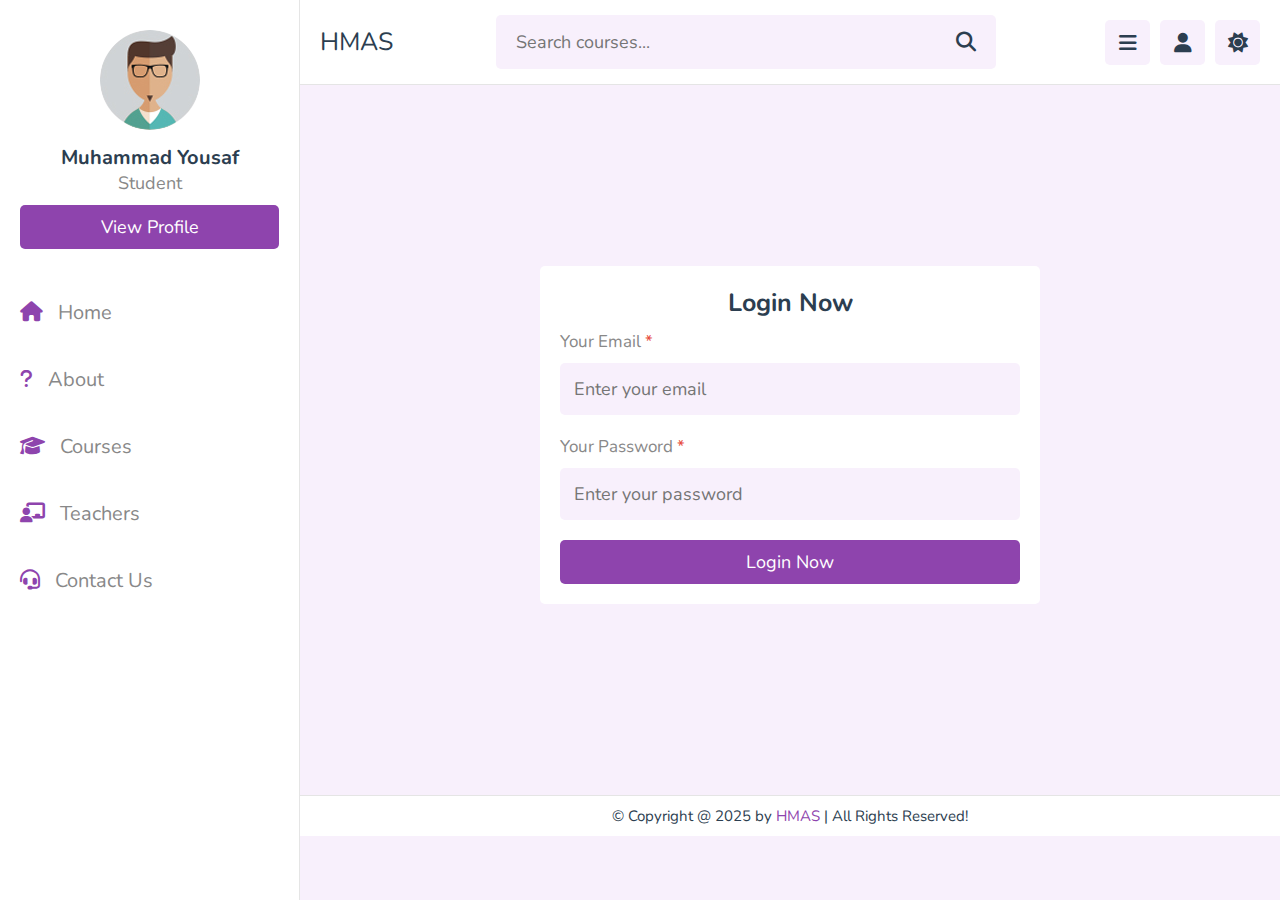
<file: login.html>
<!DOCTYPE html>
<html lang="en">
<head>
   <meta charset="UTF-8">
   <meta http-equiv="X-UA-Compatible" content="IE=edge">
   <meta name="viewport" content="width=device-width, initial-scale=1.0">
   <title>Login</title>

   <link rel="stylesheet" href="https://cdnjs.cloudflare.com/ajax/libs/font-awesome/6.1.2/css/all.min.css">

   <link rel="stylesheet" href="css/style.css">

</head>
<body>

<header class="header">
   
   <section class="flex">

      <a href="home.html" class="logo">HMAS</a>

      <form action="search.html" method="post" class="search-form">
         <input type="text" name="search_box" required placeholder="Search courses..." maxlength="100">
         <button type="submit" class="fas fa-search"></button>
      </form>

      <div class="icons">
         <div id="menu-btn" class="fas fa-bars"></div>
         <div id="search-btn" class="fas fa-search"></div>
         <div id="user-btn" class="fas fa-user"></div>
         <div id="toggle-btn" class="fas fa-sun"></div>
      </div>

      <div class="profile">
         <img src="images/pic-1.jpg" class="image" alt="">
         <h3 class="name">Muhammad Yousaf</h3>
         <p class="role">Student</p>
         <a href="profile.html" class="btn">View Profile</a>
         <div class="flex-btn">
            <a href="login.html" class="option-btn">Login</a>
            <a href="register.html" class="option-btn">Register</a>
         </div>
      </div>

   </section>

</header>   

<div class="side-bar">

   <div id="close-btn">
      <i class="fas fa-times"></i>
   </div>

   <div class="profile">
      <img src="images/pic-1.jpg" class="image" alt="">
      <h3 class="name">Muhammad Yousaf</h3>
      <p class="role">Student</p>
      <a href="profile.html" class="btn">View Profile</a>
   </div>

   <nav class="navbar">
      <a href="home.html"><i class="fas fa-home"></i><span>Home</span></a>
      <a href="about.html"><i class="fas fa-question"></i><span>About</span></a>
      <a href="courses.html"><i class="fas fa-graduation-cap"></i><span>Courses</span></a>
      <a href="teachers.html"><i class="fas fa-chalkboard-user"></i><span>Teachers</span></a>
      <a href="contact.html"><i class="fas fa-headset"></i><span>Contact Us</span></a>
   </nav>

</div>

<section class="form-container">

   <form action="" method="post" enctype="multipart/form-data">
      <h3>Login Now</h3>
      <p>Your Email <span>*</span></p>
      <input type="email" name="email" placeholder="Enter your email" required maxlength="50" class="box">
      <p>Your Password <span>*</span></p>
      <input type="password" name="pass" placeholder="Enter your password" required maxlength="20" class="box">
      <input type="submit" value="Login Now" name="submit" class="btn">
   </form>

</section>

<footer class="footer">

   &copy; Copyright @ 2025 by <span>HMAS</span> | All Rights Reserved!

</footer>

<script src="js/script.js"></script>

   
</body>
</html>
</file>
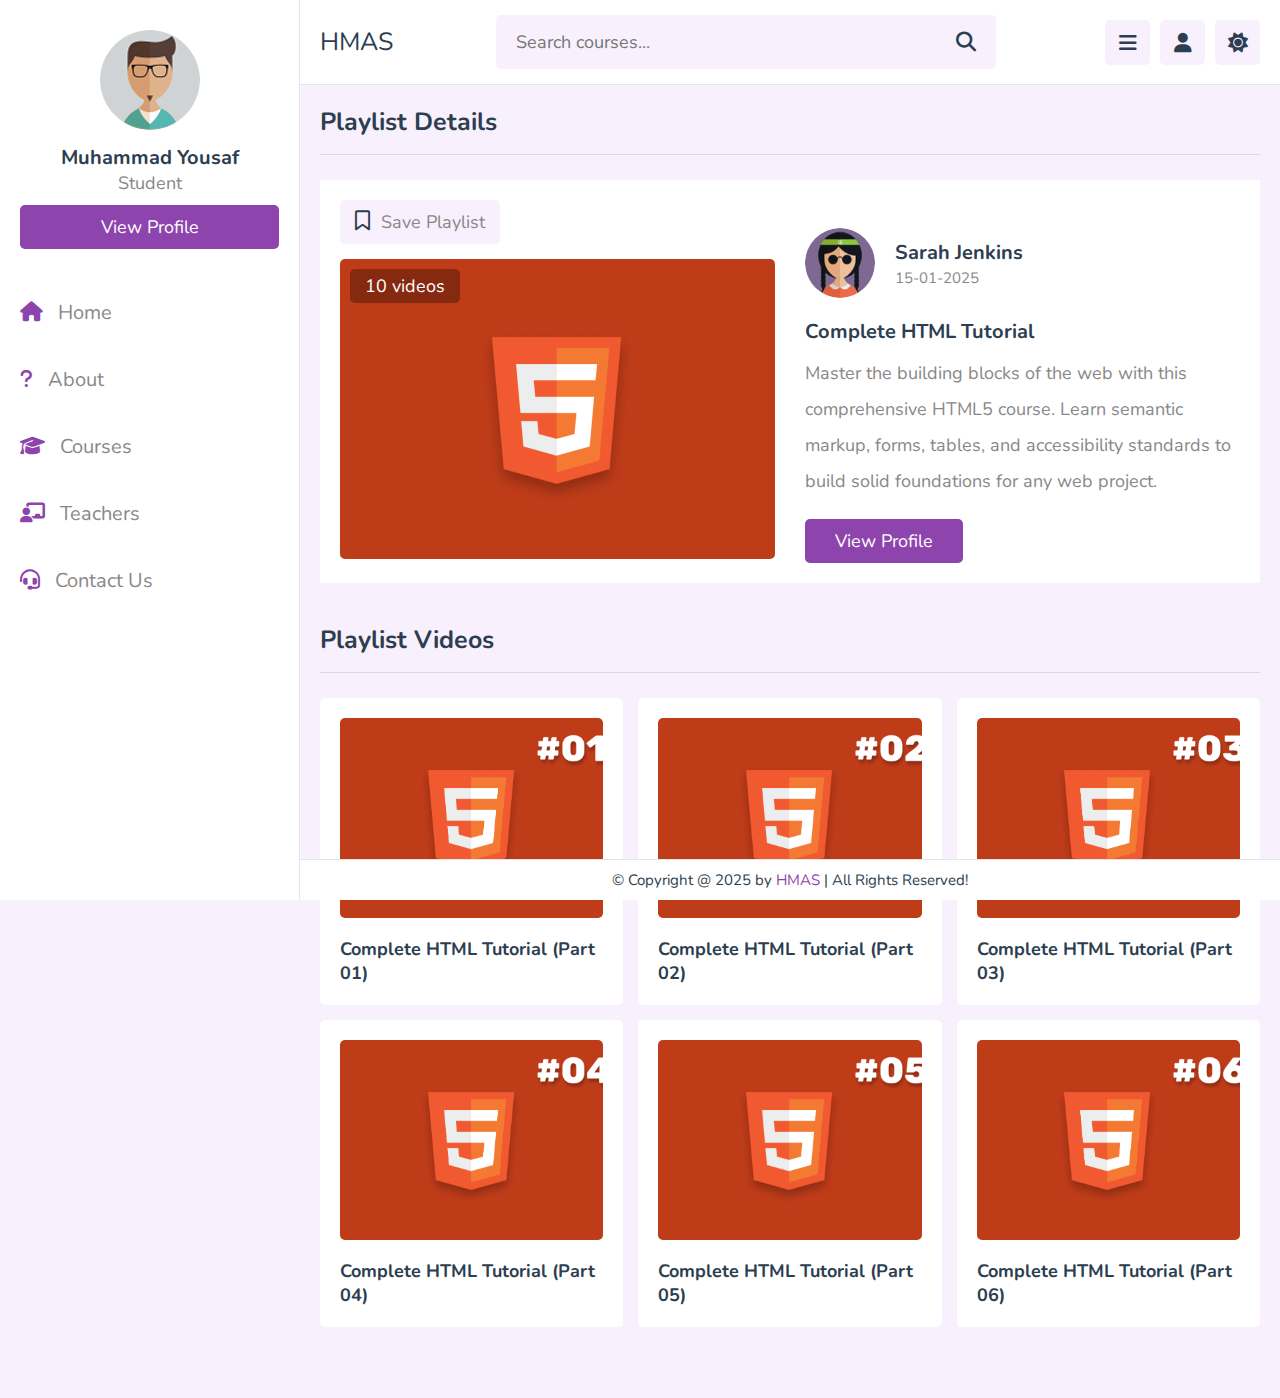
<file: playlist.html>
<!DOCTYPE html>
<html lang="en">
<head>
   <meta charset="UTF-8">
   <meta http-equiv="X-UA-Compatible" content="IE=edge">
   <meta name="viewport" content="width=device-width, initial-scale=1.0">
   <title>Video Playlist</title>

   <link rel="stylesheet" href="https://cdnjs.cloudflare.com/ajax/libs/font-awesome/6.1.2/css/all.min.css">

   <link rel="stylesheet" href="css/style.css">

</head>
<body>

<header class="header">
   
   <section class="flex">

      <a href="home.html" class="logo">HMAS</a>

      <form action="search.html" method="post" class="search-form">
         <input type="text" name="search_box" required placeholder="Search courses..." maxlength="100">
         <button type="submit" class="fas fa-search"></button>
      </form>

      <div class="icons">
         <div id="menu-btn" class="fas fa-bars"></div>
         <div id="search-btn" class="fas fa-search"></div>
         <div id="user-btn" class="fas fa-user"></div>
         <div id="toggle-btn" class="fas fa-sun"></div>
      </div>

      <div class="profile">
         <img src="images/pic-1.jpg" class="image" alt="">
         <h3 class="name">Muhammad Yousaf</h3>
         <p class="role">Student</p>
         <a href="profile.html" class="btn">View Profile</a>
         <div class="flex-btn">
            <a href="login.html" class="option-btn">Login</a>
            <a href="register.html" class="option-btn">Register</a>
         </div>
      </div>

   </section>

</header>   

<div class="side-bar">

   <div id="close-btn">
      <i class="fas fa-times"></i>
   </div>

   <div class="profile">
      <img src="images/pic-1.jpg" class="image" alt="">
      <h3 class="name">Muhammad Yousaf</h3>
      <p class="role">Student</p>
      <a href="profile.html" class="btn">View Profile</a>
   </div>

   <nav class="navbar">
      <a href="home.html"><i class="fas fa-home"></i><span>Home</span></a>
      <a href="about.html"><i class="fas fa-question"></i><span>About</span></a>
      <a href="courses.html"><i class="fas fa-graduation-cap"></i><span>Courses</span></a>
      <a href="teachers.html"><i class="fas fa-chalkboard-user"></i><span>Teachers</span></a>
      <a href="contact.html"><i class="fas fa-headset"></i><span>Contact Us</span></a>
   </nav>

</div>

<section class="playlist-details">

   <h1 class="heading">Playlist Details</h1>

   <div class="row">

      <div class="column">
         <form action="" method="post" class="save-playlist">
            <button type="submit"><i class="far fa-bookmark"></i> <span>Save Playlist</span></button>
         </form>
   
         <div class="thumb">
            <img src="images/thumb-1.png" alt="">
            <span>10 videos</span>
         </div>
      </div>
      <div class="column">
         <div class="tutor">
            <img src="images/pic-2.jpg" alt="">
            <div>
               <h3>Sarah Jenkins</h3>
               <span>15-01-2025</span>
            </div>
         </div>
   
         <div class="details">
            <h3>Complete HTML Tutorial</h3>
            <p>Master the building blocks of the web with this comprehensive HTML5 course. Learn semantic markup, forms, tables, and accessibility standards to build solid foundations for any web project.</p>
            <a href="teacher_profile.html" class="inline-btn">View Profile</a>
         </div>
      </div>
   </div>

</section>

<section class="playlist-videos">

   <h1 class="heading">Playlist Videos</h1>

   <div class="box-container">

      <a class="box" href="watch-video.html">
         <i class="fas fa-play"></i>
         <img src="images/post-1-1.png" alt="">
         <h3>Complete HTML Tutorial (Part 01)</h3>
      </a>

      <a class="box" href="watch-video.html">
         <i class="fas fa-play"></i>
         <img src="images/post-1-2.png" alt="">
         <h3>Complete HTML Tutorial (Part 02)</h3>
      </a>

      <a class="box" href="watch-video.html">
         <i class="fas fa-play"></i>
         <img src="images/post-1-3.png" alt="">
         <h3>Complete HTML Tutorial (Part 03)</h3>
      </a>

      <a class="box" href="watch-video.html">
         <i class="fas fa-play"></i>
         <img src="images/post-1-4.png" alt="">
         <h3>Complete HTML Tutorial (Part 04)</h3>
      </a>

      <a class="box" href="watch-video.html">
         <i class="fas fa-play"></i>
         <img src="images/post-1-5.png" alt="">
         <h3>Complete HTML Tutorial (Part 05)</h3>
      </a>

      <a class="box" href="watch-video.html">
         <i class="fas fa-play"></i>
         <img src="images/post-1-6.png" alt="">
         <h3>Complete HTML Tutorial (Part 06)</h3>
      </a>

   </div>

</section>

<footer class="footer">

   &copy; Copyright @ 2025 by <span>HMAS</span> | All Rights Reserved!

</footer>

<script src="js/script.js"></script>

   
</body>
</html>
</file>
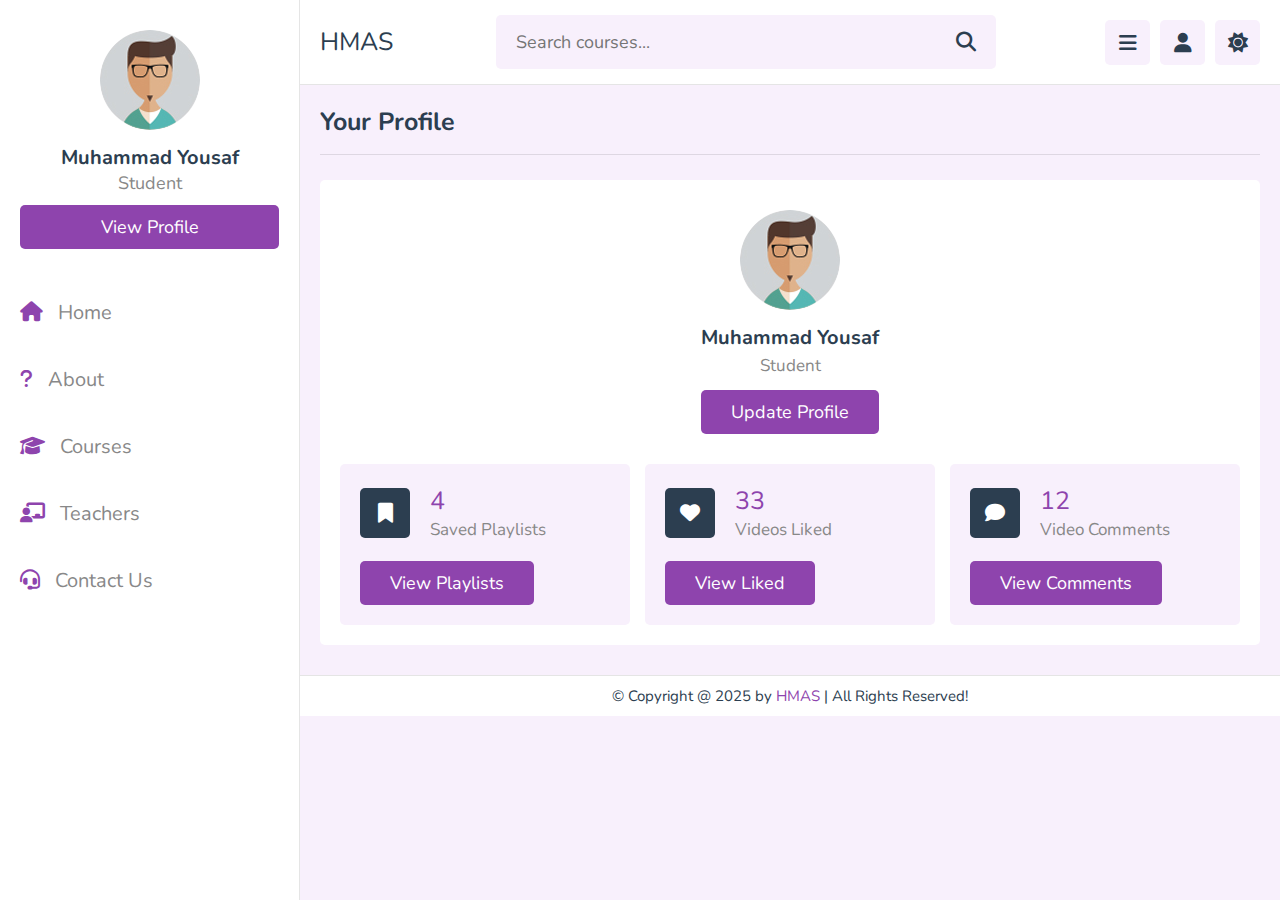
<file: profile.html>
<!DOCTYPE html>
<html lang="en">
<head>
   <meta charset="UTF-8">
   <meta http-equiv="X-UA-Compatible" content="IE=edge">
   <meta name="viewport" content="width=device-width, initial-scale=1.0">
   <title>Profile</title>

   <link rel="stylesheet" href="https://cdnjs.cloudflare.com/ajax/libs/font-awesome/6.1.2/css/all.min.css">

   <link rel="stylesheet" href="css/style.css">

</head>
<body>

<header class="header">
   
   <section class="flex">

      <a href="home.html" class="logo">HMAS</a>

      <form action="search.html" method="post" class="search-form">
         <input type="text" name="search_box" required placeholder="Search courses..." maxlength="100">
         <button type="submit" class="fas fa-search"></button>
      </form>

      <div class="icons">
         <div id="menu-btn" class="fas fa-bars"></div>
         <div id="search-btn" class="fas fa-search"></div>
         <div id="user-btn" class="fas fa-user"></div>
         <div id="toggle-btn" class="fas fa-sun"></div>
      </div>

      <div class="profile">
         <img src="images/pic-1.jpg" class="image" alt="">
         <h3 class="name">Muhammad Yousaf</h3>
         <p class="role">Student</p>
         <a href="profile.html" class="btn">View Profile</a>
         <div class="flex-btn">
            <a href="login.html" class="option-btn">Login</a>
            <a href="register.html" class="option-btn">Register</a>
         </div>
      </div>

   </section>

</header>   

<div class="side-bar">

   <div id="close-btn">
      <i class="fas fa-times"></i>
   </div>

   <div class="profile">
      <img src="images/pic-1.jpg" class="image" alt="">
      <h3 class="name">Muhammad Yousaf</h3>
      <p class="role">Student</p>
      <a href="profile.html" class="btn">View Profile</a>
   </div>

   <nav class="navbar">
      <a href="home.html"><i class="fas fa-home"></i><span>Home</span></a>
      <a href="about.html"><i class="fas fa-question"></i><span>About</span></a>
      <a href="courses.html"><i class="fas fa-graduation-cap"></i><span>Courses</span></a>
      <a href="teachers.html"><i class="fas fa-chalkboard-user"></i><span>Teachers</span></a>
      <a href="contact.html"><i class="fas fa-headset"></i><span>Contact Us</span></a>
   </nav>

</div>

<section class="user-profile">

   <h1 class="heading">Your Profile</h1>

   <div class="info">

      <div class="user">
         <img src="images/pic-1.jpg" alt="">
         <h3>Muhammad Yousaf</h3>
         <p>Student</p>
         <a href="update.html" class="inline-btn">Update Profile</a>
      </div>
   
      <div class="box-container">
   
         <div class="box">
            <div class="flex">
               <i class="fas fa-bookmark"></i>
               <div>
                  <span>4</span>
                  <p>Saved Playlists</p>
               </div>
            </div>
            <a href="#" class="inline-btn">View Playlists</a>
         </div>
   
         <div class="box">
            <div class="flex">
               <i class="fas fa-heart"></i>
               <div>
                  <span>33</span>
                  <p>Videos Liked</p>
               </div>
            </div>
            <a href="#" class="inline-btn">View Liked</a>
         </div>
   
         <div class="box">
            <div class="flex">
               <i class="fas fa-comment"></i>
               <div>
                  <span>12</span>
                  <p>Video Comments</p>
               </div>
            </div>
            <a href="#" class="inline-btn">View Comments</a>
         </div>
   
      </div>
   </div>

</section>

<footer class="footer">

   &copy; Copyright @ 2025 by <span>HMAS</span> | All Rights Reserved!

</footer>

<script src="js/script.js"></script>

   
</body>
</html>
</file>
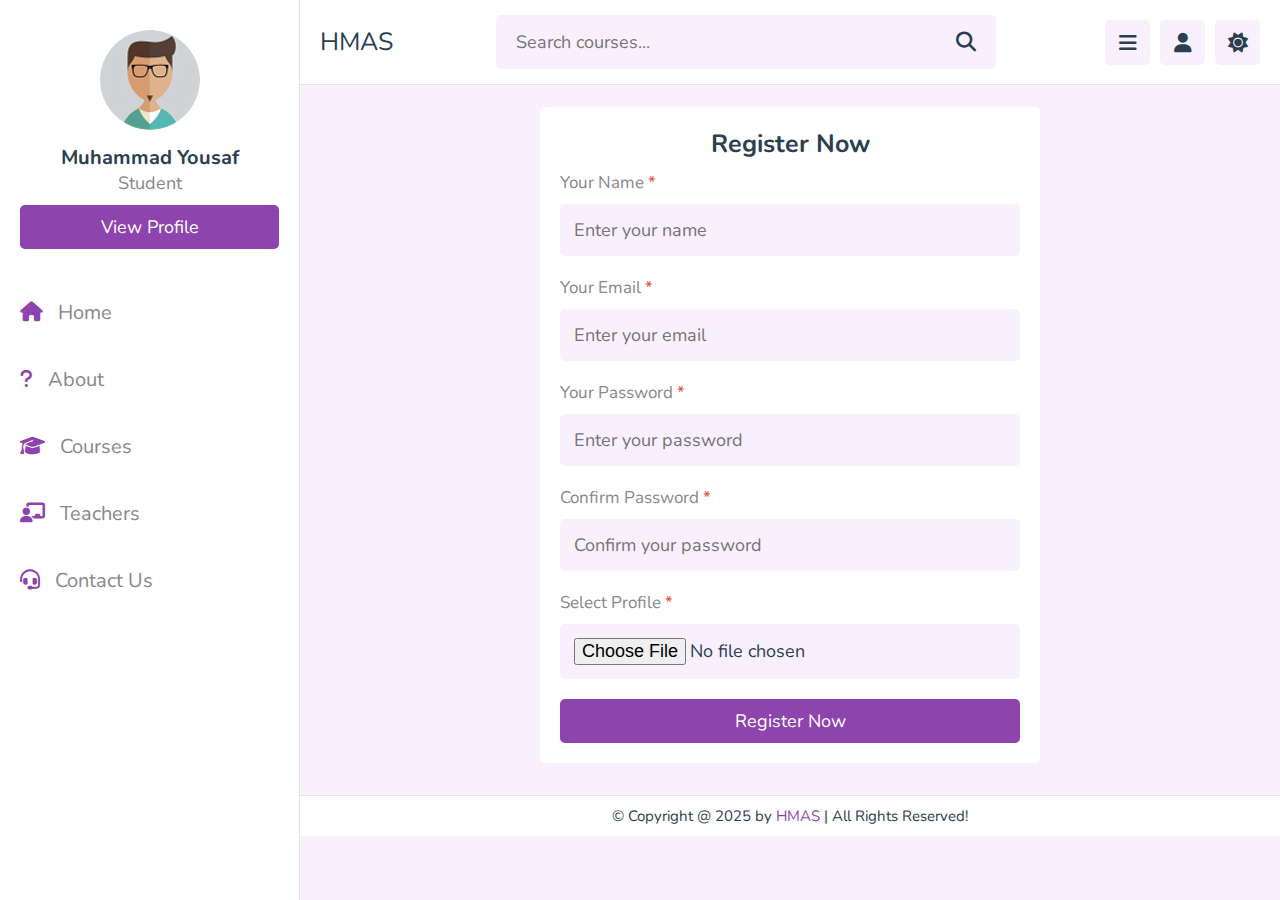
<file: register.html>
<!DOCTYPE html>
<html lang="en">
<head>
   <meta charset="UTF-8">
   <meta http-equiv="X-UA-Compatible" content="IE=edge">
   <meta name="viewport" content="width=device-width, initial-scale=1.0">
   <title>Register</title>

   <link rel="stylesheet" href="https://cdnjs.cloudflare.com/ajax/libs/font-awesome/6.1.2/css/all.min.css">

   <link rel="stylesheet" href="css/style.css">

</head>
<body>

<header class="header">
   
   <section class="flex">

      <a href="home.html" class="logo">HMAS</a>

      <form action="search.html" method="post" class="search-form">
         <input type="text" name="search_box" required placeholder="Search courses..." maxlength="100">
         <button type="submit" class="fas fa-search"></button>
      </form>

      <div class="icons">
         <div id="menu-btn" class="fas fa-bars"></div>
         <div id="search-btn" class="fas fa-search"></div>
         <div id="user-btn" class="fas fa-user"></div>
         <div id="toggle-btn" class="fas fa-sun"></div>
      </div>

      <div class="profile">
         <img src="images/pic-1.jpg" class="image" alt="">
         <h3 class="name">Muhammad Yousaf</h3>
         <p class="role">Student</p>
         <a href="profile.html" class="btn">View Profile</a>
         <div class="flex-btn">
            <a href="login.html" class="option-btn">Login</a>
            <a href="register.html" class="option-btn">Register</a>
         </div>
      </div>

   </section>

</header>   

<div class="side-bar">

   <div id="close-btn">
      <i class="fas fa-times"></i>
   </div>

   <div class="profile">
      <img src="images/pic-1.jpg" class="image" alt="">
      <h3 class="name">Muhammad Yousaf</h3>
      <p class="role">Student</p>
      <a href="profile.html" class="btn">View Profile</a>
   </div>

   <nav class="navbar">
      <a href="home.html"><i class="fas fa-home"></i><span>Home</span></a>
      <a href="about.html"><i class="fas fa-question"></i><span>About</span></a>
      <a href="courses.html"><i class="fas fa-graduation-cap"></i><span>Courses</span></a>
      <a href="teachers.html"><i class="fas fa-chalkboard-user"></i><span>Teachers</span></a>
      <a href="contact.html"><i class="fas fa-headset"></i><span>Contact Us</span></a>
   </nav>

</div>

<section class="form-container">

   <form action="" method="post" enctype="multipart/form-data">
      <h3>Register Now</h3>
      <p>Your Name <span>*</span></p>
      <input type="text" name="name" placeholder="Enter your name" required maxlength="50" class="box">
      <p>Your Email <span>*</span></p>
      <input type="email" name="email" placeholder="Enter your email" required maxlength="50" class="box">
      <p>Your Password <span>*</span></p>
      <input type="password" name="pass" placeholder="Enter your password" required maxlength="20" class="box">
      <p>Confirm Password <span>*</span></p>
      <input type="password" name="c_pass" placeholder="Confirm your password" required maxlength="20" class="box">
      <p>Select Profile <span>*</span></p>
      <input type="file" accept="image/*" required class="box">
      <input type="submit" value="Register Now" name="submit" class="btn">
   </form>

</section>

<footer class="footer">

   &copy; Copyright @ 2025 by <span>HMAS</span> | All Rights Reserved!

</footer>

<script src="js/script.js"></script>

   
</body>
</html>
</file>
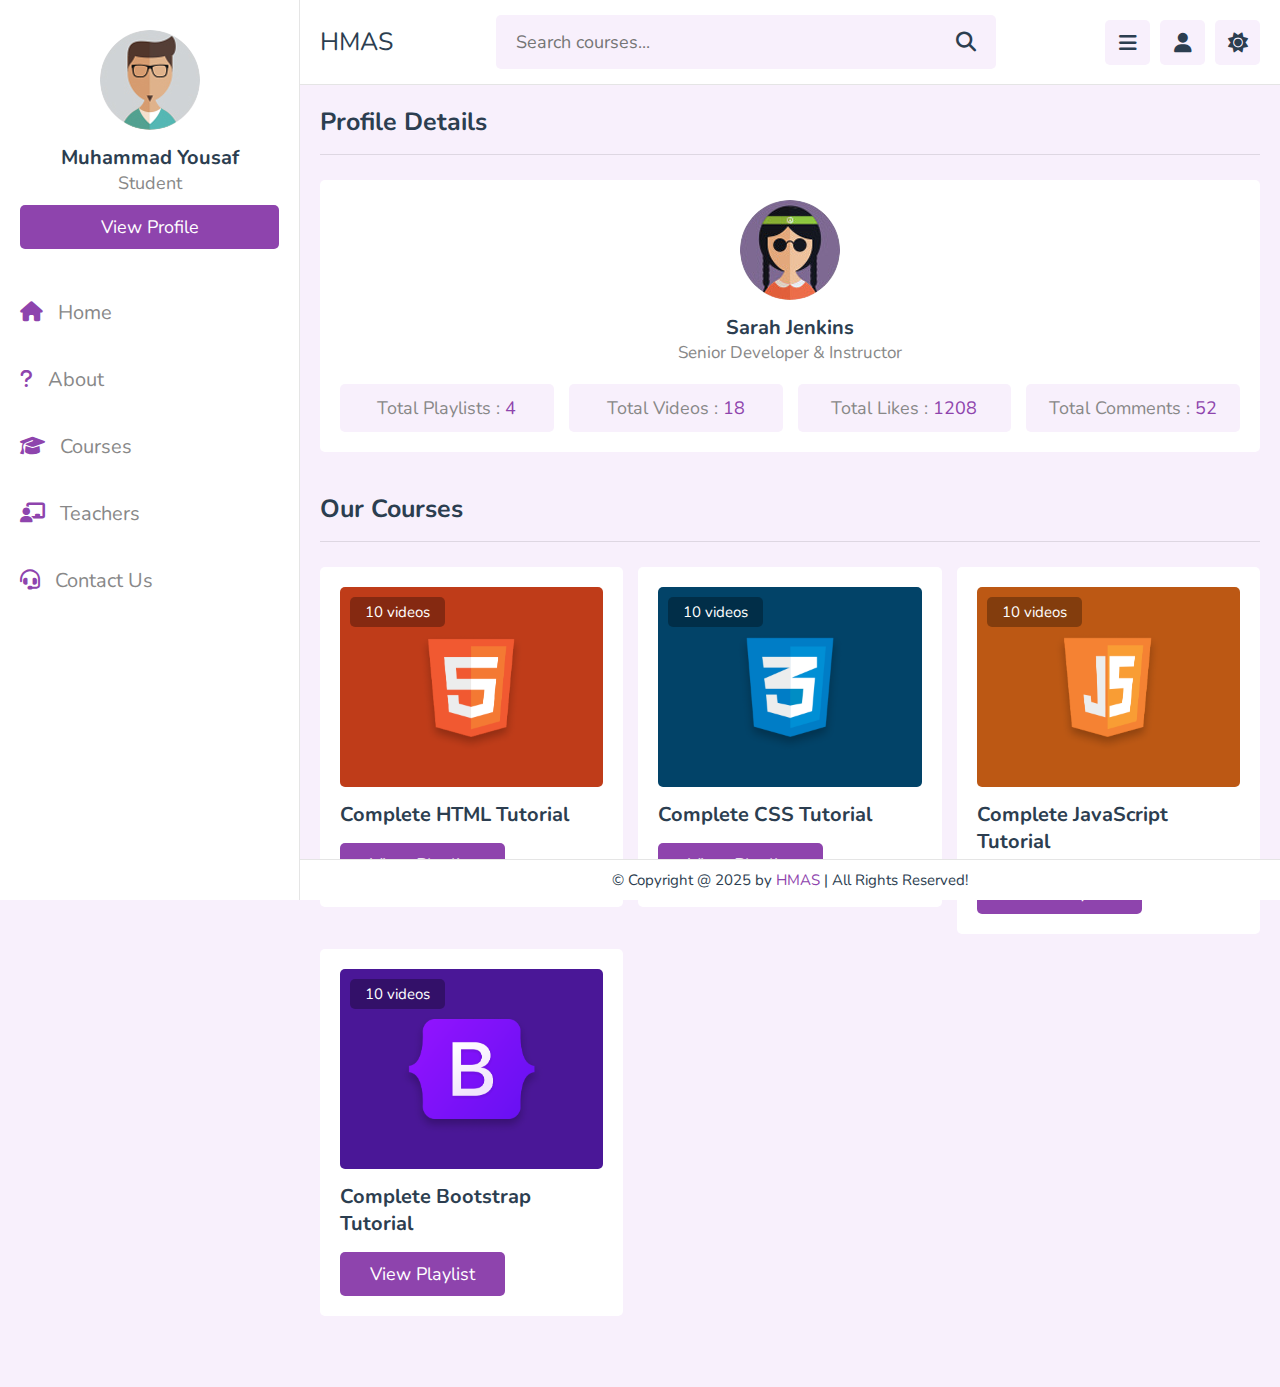
<file: teacher_profile.html>
<!DOCTYPE html>
<html lang="en">
<head>
   <meta charset="UTF-8">
   <meta http-equiv="X-UA-Compatible" content="IE=edge">
   <meta name="viewport" content="width=device-width, initial-scale=1.0">
   <title>Tutor Profile</title>

   <link rel="stylesheet" href="https://cdnjs.cloudflare.com/ajax/libs/font-awesome/6.1.2/css/all.min.css">

   <link rel="stylesheet" href="css/style.css">

</head>
<body>

<header class="header">
   
   <section class="flex">

      <a href="home.html" class="logo">HMAS</a>

      <form action="search.html" method="post" class="search-form">
         <input type="text" name="search_box" required placeholder="Search courses..." maxlength="100">
         <button type="submit" class="fas fa-search"></button>
      </form>

      <div class="icons">
         <div id="menu-btn" class="fas fa-bars"></div>
         <div id="search-btn" class="fas fa-search"></div>
         <div id="user-btn" class="fas fa-user"></div>
         <div id="toggle-btn" class="fas fa-sun"></div>
      </div>

      <div class="profile">
         <img src="images/pic-1.jpg" class="image" alt="">
         <h3 class="name">Muhammad Yousaf</h3>
         <p class="role">Student</p>
         <a href="profile.html" class="btn">View Profile</a>
         <div class="flex-btn">
            <a href="login.html" class="option-btn">Login</a>
            <a href="register.html" class="option-btn">Register</a>
         </div>
      </div>

   </section>

</header>   

<div class="side-bar">

   <div id="close-btn">
      <i class="fas fa-times"></i>
   </div>

   <div class="profile">
      <img src="images/pic-1.jpg" class="image" alt="">
      <h3 class="name">Muhammad Yousaf</h3>
      <p class="role">Student</p>
      <a href="profile.html" class="btn">View Profile</a>
   </div>

   <nav class="navbar">
      <a href="home.html"><i class="fas fa-home"></i><span>Home</span></a>
      <a href="about.html"><i class="fas fa-question"></i><span>About</span></a>
      <a href="courses.html"><i class="fas fa-graduation-cap"></i><span>Courses</span></a>
      <a href="teachers.html"><i class="fas fa-chalkboard-user"></i><span>Teachers</span></a>
      <a href="contact.html"><i class="fas fa-headset"></i><span>Contact Us</span></a>
   </nav>

</div>

<section class="teacher-profile">

   <h1 class="heading">Profile Details</h1>

   <div class="details">
      <div class="tutor">
         <img src="images/pic-2.jpg" alt="">
         <h3>Sarah Jenkins</h3>
         <span>Senior Developer & Instructor</span>
      </div>
      <div class="flex">
         <p>Total Playlists : <span>4</span></p>
         <p>Total Videos : <span>18</span></p>
         <p>Total Likes : <span>1208</span></p>
         <p>Total Comments : <span>52</span></p>
      </div>
   </div>

</section>

<section class="courses">

   <h1 class="heading">Our Courses</h1>

   <div class="box-container">

      <div class="box">
         <div class="thumb">
            <img src="images/thumb-1.png" alt="">
            <span>10 videos</span>
         </div>
         <h3 class="title">Complete HTML Tutorial</h3>
         <a href="playlist.html" class="inline-btn">View Playlist</a>
      </div>

      <div class="box">
         <div class="thumb">
            <img src="images/thumb-2.png" alt="">
            <span>10 videos</span>
         </div>
         <h3 class="title">Complete CSS Tutorial</h3>
         <a href="playlist.html" class="inline-btn">View Playlist</a>
      </div>

      <div class="box">
         <div class="thumb">
            <img src="images/thumb-3.png" alt="">
            <span>10 videos</span>
         </div>
         <h3 class="title">Complete JavaScript Tutorial</h3>
         <a href="playlist.html" class="inline-btn">View Playlist</a>
      </div>

      <div class="box">
         <div class="thumb">
            <img src="images/thumb-4.png" alt="">
            <span>10 videos</span>
         </div>
         <h3 class="title">Complete Bootstrap Tutorial</h3>
         <a href="playlist.html" class="inline-btn">View Playlist</a>
      </div>

   </div>

</section>

<footer class="footer">

   &copy; Copyright @ 2025 by <span>HMAS</span> | All Rights Reserved!

</footer>

<script src="js/script.js"></script>

   
</body>
</html>
</file>
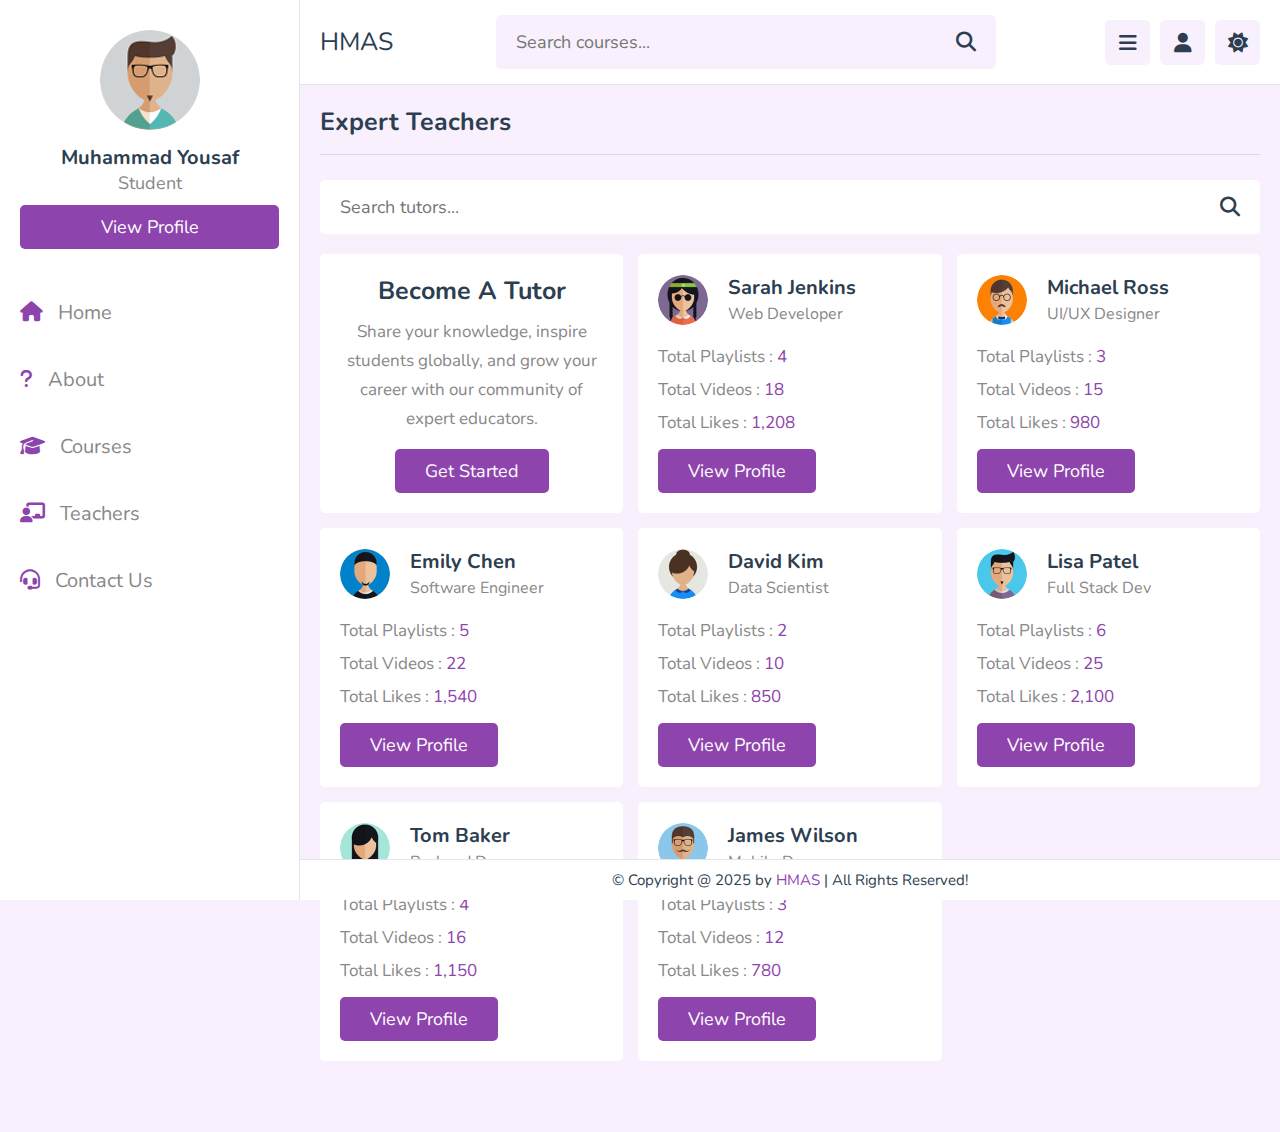
<file: teachers.html>
<!DOCTYPE html>
<html lang="en">
<head>
   <meta charset="UTF-8">
   <meta http-equiv="X-UA-Compatible" content="IE=edge">
   <meta name="viewport" content="width=device-width, initial-scale=1.0">
   <title>Teachers</title>

   <link rel="stylesheet" href="https://cdnjs.cloudflare.com/ajax/libs/font-awesome/6.1.2/css/all.min.css">

   <link rel="stylesheet" href="css/style.css">

</head>
<body>

<header class="header">
   
   <section class="flex">

      <a href="home.html" class="logo">HMAS</a>

      <form action="search.html" method="post" class="search-form">
         <input type="text" name="search_box" required placeholder="Search courses..." maxlength="100">
         <button type="submit" class="fas fa-search"></button>
      </form>

      <div class="icons">
         <div id="menu-btn" class="fas fa-bars"></div>
         <div id="search-btn" class="fas fa-search"></div>
         <div id="user-btn" class="fas fa-user"></div>
         <div id="toggle-btn" class="fas fa-sun"></div>
      </div>

      <div class="profile">
         <img src="images/pic-1.jpg" class="image" alt="">
         <h3 class="name">Muhammad Yousaf</h3>
         <p class="role">Student</p>
         <a href="profile.html" class="btn">View Profile</a>
         <div class="flex-btn">
            <a href="login.html" class="option-btn">Login</a>
            <a href="register.html" class="option-btn">Register</a>
         </div>
      </div>

   </section>

</header>   

<div class="side-bar">

   <div id="close-btn">
      <i class="fas fa-times"></i>
   </div>

   <div class="profile">
      <img src="images/pic-1.jpg" class="image" alt="">
      <h3 class="name">Muhammad Yousaf</h3>
      <p class="role">Student</p>
      <a href="profile.html" class="btn">View Profile</a>
   </div>

   <nav class="navbar">
      <a href="home.html"><i class="fas fa-home"></i><span>Home</span></a>
      <a href="about.html"><i class="fas fa-question"></i><span>About</span></a>
      <a href="courses.html"><i class="fas fa-graduation-cap"></i><span>Courses</span></a>
      <a href="teachers.html"><i class="fas fa-chalkboard-user"></i><span>Teachers</span></a>
      <a href="contact.html"><i class="fas fa-headset"></i><span>Contact Us</span></a>
   </nav>

</div>

<section class="teachers">

   <h1 class="heading">Expert Teachers</h1>

   <form action="" method="post" class="search-tutor">
      <input type="text" name="search_box" placeholder="Search tutors..." required maxlength="100">
      <button type="submit" class="fas fa-search" name="search_tutor"></button>
   </form>

   <div class="box-container">

      <div class="box offer">
         <h3>Become a Tutor</h3>
         <p>Share your knowledge, inspire students globally, and grow your career with our community of expert educators.</p>
         <a href="register.html" class="inline-btn">Get Started</a>
      </div>

      <div class="box">
         <div class="tutor">
            <img src="images/pic-2.jpg" alt="">
            <div>
               <h3>Sarah Jenkins</h3>
               <span>Web Developer</span>
            </div>
         </div>
         <p>Total Playlists : <span>4</span></p>
         <p>Total Videos : <span>18</span></p>
         <p>Total Likes : <span>1,208</span></p>
         <a href="teacher_profile.html" class="inline-btn">View Profile</a>
      </div>

      <div class="box">
         <div class="tutor">
            <img src="images/pic-3.jpg" alt="">
            <div>
               <h3>Michael Ross</h3>
               <span>UI/UX Designer</span>
            </div>
         </div>
         <p>Total Playlists : <span>3</span></p>
         <p>Total Videos : <span>15</span></p>
         <p>Total Likes : <span>980</span></p>
         <a href="teacher_profile.html" class="inline-btn">View Profile</a>
      </div>

      <div class="box">
         <div class="tutor">
            <img src="images/pic-4.jpg" alt="">
            <div>
               <h3>Emily Chen</h3>
               <span>Software Engineer</span>
            </div>
         </div>
         <p>Total Playlists : <span>5</span></p>
         <p>Total Videos : <span>22</span></p>
         <p>Total Likes : <span>1,540</span></p>
         <a href="teacher_profile.html" class="inline-btn">View Profile</a>
      </div>

      <div class="box">
         <div class="tutor">
            <img src="images/pic-5.jpg" alt="">
            <div>
               <h3>David Kim</h3>
               <span>Data Scientist</span>
            </div>
         </div>
         <p>Total Playlists : <span>2</span></p>
         <p>Total Videos : <span>10</span></p>
         <p>Total Likes : <span>850</span></p>
         <a href="teacher_profile.html" class="inline-btn">View Profile</a>
      </div>

      <div class="box">
         <div class="tutor">
            <img src="images/pic-6.jpg" alt="">
            <div>
               <h3>Lisa Patel</h3>
               <span>Full Stack Dev</span>
            </div>
         </div>
         <p>Total Playlists : <span>6</span></p>
         <p>Total Videos : <span>25</span></p>
         <p>Total Likes : <span>2,100</span></p>
         <a href="teacher_profile.html" class="inline-btn">View Profile</a>
      </div>

      <div class="box">
         <div class="tutor">
            <img src="images/pic-7.jpg" alt="">
            <div>
               <h3>Tom Baker</h3>
               <span>Backend Dev</span>
            </div>
         </div>
         <p>Total Playlists : <span>4</span></p>
         <p>Total Videos : <span>16</span></p>
         <p>Total Likes : <span>1,150</span></p>
         <a href="teacher_profile.html" class="inline-btn">View Profile</a>
      </div>

      <div class="box">
         <div class="tutor">
            <img src="images/pic-8.jpg" alt="">
            <div>
               <h3>James Wilson</h3>
               <span>Mobile Dev</span>
            </div>
         </div>
         <p>Total Playlists : <span>3</span></p>
         <p>Total Videos : <span>12</span></p>
         <p>Total Likes : <span>780</span></p>
         <a href="teacher_profile.html" class="inline-btn">View Profile</a>
      </div>

   </div>

</section>

<footer class="footer">

   &copy; Copyright @ 2025 by <span>HMAS</span> | All Rights Reserved!

</footer>

<script src="js/script.js"></script>

   
</body>
</html>
</file>
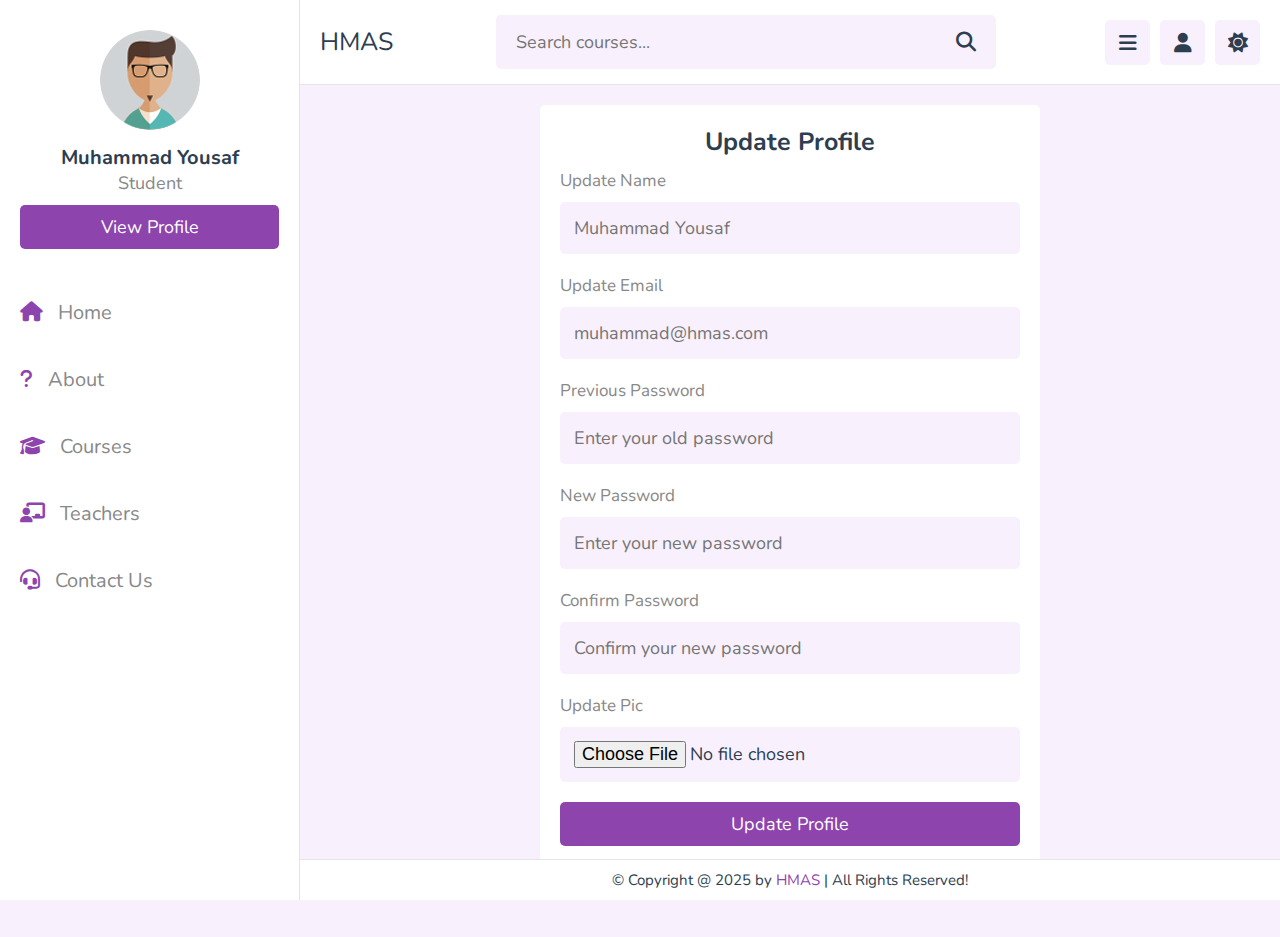
<file: update.html>
<!DOCTYPE html>
<html lang="en">
<head>
   <meta charset="UTF-8">
   <meta http-equiv="X-UA-Compatible" content="IE=edge">
   <meta name="viewport" content="width=device-width, initial-scale=1.0">
   <title>Update Profile</title>

   <link rel="stylesheet" href="https://cdnjs.cloudflare.com/ajax/libs/font-awesome/6.1.2/css/all.min.css">

   <link rel="stylesheet" href="css/style.css">

</head>
<body>

<header class="header">
   
   <section class="flex">

      <a href="home.html" class="logo">HMAS</a>

      <form action="search.html" method="post" class="search-form">
         <input type="text" name="search_box" required placeholder="Search courses..." maxlength="100">
         <button type="submit" class="fas fa-search"></button>
      </form>

      <div class="icons">
         <div id="menu-btn" class="fas fa-bars"></div>
         <div id="search-btn" class="fas fa-search"></div>
         <div id="user-btn" class="fas fa-user"></div>
         <div id="toggle-btn" class="fas fa-sun"></div>
      </div>

      <div class="profile">
         <img src="images/pic-1.jpg" class="image" alt="">
         <h3 class="name">Muhammad Yousaf</h3>
         <p class="role">Student</p>
         <a href="profile.html" class="btn">View Profile</a>
         <div class="flex-btn">
            <a href="login.html" class="option-btn">Login</a>
            <a href="register.html" class="option-btn">Register</a>
         </div>
      </div>

   </section>

</header>   

<div class="side-bar">

   <div id="close-btn">
      <i class="fas fa-times"></i>
   </div>

   <div class="profile">
      <img src="images/pic-1.jpg" class="image" alt="">
      <h3 class="name">Muhammad Yousaf</h3>
      <p class="role">Student</p>
      <a href="profile.html" class="btn">View Profile</a>
   </div>

   <nav class="navbar">
      <a href="home.html"><i class="fas fa-home"></i><span>Home</span></a>
      <a href="about.html"><i class="fas fa-question"></i><span>About</span></a>
      <a href="courses.html"><i class="fas fa-graduation-cap"></i><span>Courses</span></a>
      <a href="teachers.html"><i class="fas fa-chalkboard-user"></i><span>Teachers</span></a>
      <a href="contact.html"><i class="fas fa-headset"></i><span>Contact Us</span></a>
   </nav>

</div>

<section class="form-container">

   <form action="" method="post" enctype="multipart/form-data">
      <h3>Update Profile</h3>
      <p>Update Name</p>
      <input type="text" name="name" placeholder="Muhammad Yousaf" maxlength="50" class="box">
      <p>Update Email</p>
      <input type="email" name="email" placeholder="muhammad@hmas.com" maxlength="50" class="box">
      <p>Previous Password</p>
      <input type="password" name="old_pass" placeholder="Enter your old password" maxlength="20" class="box">
      <p>New Password</p>
      <input type="password" name="new_pass" placeholder="Enter your new password" maxlength="20" class="box">
      <p>Confirm Password</p>
      <input type="password" name="c_pass" placeholder="Confirm your new password" maxlength="20" class="box">
      <p>Update Pic</p>
      <input type="file" accept="image/*" class="box">
      <input type="submit" value="Update Profile" name="submit" class="btn">
   </form>

</section>

<footer class="footer">

   &copy; Copyright @ 2025 by <span>HMAS</span> | All Rights Reserved!

</footer>

<script src="js/script.js"></script>

   
</body>
</html>
</file>
<file: css/style.css>
@import url('https://fonts.googleapis.com/css2?family=Nunito:wght@200;300;400;500;600;700&display=swap');

:root{
   --main-color: #8e44ad;   
   --red: #e74c3c;          
   --orange: #f39c12;       
   --light-color: #888;
   --light-bg: #f8f0fc;     
   --black: #2c3e50;        
   --white: #fff;
   --border: .1rem solid rgba(0,0,0,.1);
}

*{
   font-family: 'Nunito', sans-serif;
   margin:0; padding:0;
   box-sizing: border-box;
   outline: none; border:none;
   text-decoration: none;
}

*::selection{
   background-color: var(--main-color);
   color:#fff;
}

html{
   font-size: 62.5%;
   overflow-x: hidden;
}

html::-webkit-scrollbar{
   width: 1rem;
   height: .5rem;
}

html::-webkit-scrollbar-track{
   background-color: transparent;
}

html::-webkit-scrollbar-thumb{
   background-color: var(--main-color);
}

body{
   background-color: var(--light-bg);
   padding-left: 30rem;
}

body.dark{
   --light-color:#aaa;
   --light-bg:#333;
   --black:#fff;
   --white:#222;
   --border:.1rem solid rgba(255,255,255,.2);
}

body.active{
   padding-left: 0;
}

section{
   padding:2rem;
   margin: 0 auto;
   max-width: 1200px;
}

.heading{
   font-size: 2.5rem;
   color:var(--black);
   margin-bottom: 2.5rem;
   border-bottom: var(--border);
   padding-bottom: 1.5rem;
   text-transform: capitalize;
}

.inline-btn,
.inline-option-btn,
.inline-delete-btn,
.btn,
.delete-btn,
.option-btn{
   border-radius: .5rem;
   color:#fff;
   font-size: 1.8rem;
   cursor: pointer;
   text-transform: capitalize;
   padding:1rem 3rem;
   text-align: center;
   margin-top: 1rem;
}

.btn,
.delete-btn,
.option-btn{
   display: block;
   width: 100%;
}

.inline-btn,
.inline-option-btn,
.inline-delete-btn{
   display: inline-block;
}

.btn,
.inline-btn{
   background-color: var(--main-color);
}

.option-btn,
.inline-option-btn{
   background-color:var(--orange);
}

.delete-btn,
.inline-delete-btn{
   background-color: var(--red);
}

.inline-btn:hover,
.inline-option-btn:hover,
.inline-delete-btn:hover,
.btn:hover,
.delete-btn:hover,
.option-btn:hover{
   background-color: var(--black);
   color: var(--white);
}

.flex-btn{
   display: flex;
   gap: 1rem;
}

.header{
   position: sticky;
   top:0; left:0; right: 0;
   background-color: var(--white);
   z-index: 1000;
   border-bottom: var(--border);
}

.header .flex{
   display: flex;
   align-items: center;
   justify-content: space-between;
   position: relative;
   padding: 1.5rem 2rem;
}

.header .flex .logo{
   font-size: 2.5rem;
   color: var(--black);
}

.header .flex .search-form{
   width: 50rem;
   border-radius: .5rem;
   background-color: var(--light-bg);
   padding:1.5rem 2rem;
   display: flex;
   gap:2rem;

}

.header .flex .search-form input{
   width: 100%;
   font-size: 1.8rem;
   color:var(--black);
   background:none;
}

.header .flex .search-form button{
   background:none;
   font-size: 2rem;
   cursor: pointer;
   color:var(--black);
}

.header .flex .search-form button:hover{
   color: var(--main-color);
}

.header .flex .icons div{
   font-size: 2rem;
   color:var(--black);
   background-color: var(--light-bg);
   border-radius: .5rem;
   height: 4.5rem;
   width: 4.5rem;
   line-height: 4.5rem;
   cursor: pointer;
   text-align: center;
   margin-left: .7rem;
}

.header .flex .icons div:hover{
   background-color: var(--black);
   color:var(--white);
}

.header .flex .profile{
   position: absolute;
   top:120%; right: 2rem;
   background-color: var(--white);
   border-radius: .5rem;
   padding: 1.5rem;
   text-align: center;
   overflow: hidden;
   transform-origin: top right;
   transform: scale(0);
   transition: .2s linear;
   width: 30rem;
}

.header .flex .profile.active{
   transform: scale(1);
}

.header .flex .profile .image{
   height: 10rem;
   width: 10rem;
   border-radius: 50%;
   object-fit: contain;
   margin-bottom: 1rem;
}

.header .flex .profile .name{
   font-size: 2rem;
   color:var(--black);
   overflow: hidden;
   text-overflow: ellipsis;
   white-space: nowrap;
}

.header .flex .profile .role{
   font-size: 1.8rem;
   color: var(--light-color);
}

#search-btn{
   display: none;
}

.side-bar{
   position: fixed;
   top: 0; left: 0;
   width: 30rem;
   background-color: var(--white);
   height: 100vh;
   border-right: var(--border);
   z-index: 1200;
}

.side-bar #close-btn{
   text-align: right;
   padding: 2rem;
   display: none;
}

.side-bar #close-btn i{
   text-align: right;
   font-size: 2.5rem;
   background:var(--red);
   border-radius: .5rem;
   color:var(--white);
   cursor: pointer;
   height: 4.5rem;
   width: 4.5rem;
   line-height: 4.5rem;
   text-align: center;
}

.side-bar #close-btn i:hover{
   background-color: var(--black);
}

.side-bar .profile{
   padding:3rem 2rem;
   text-align: center;
}

.side-bar .profile .image{
   height: 10rem;
   width: 10rem;
   border-radius: 50%;
   object-fit: contain;
   margin-bottom: 1rem;
}

.side-bar .profile .name{
   font-size: 2rem;
   color:var(--black);
   overflow: hidden;
   text-overflow: ellipsis;
   white-space: nowrap;
}

.side-bar .profile .role{
   font-size: 1.8rem;
   color: var(--light-color);
}

.side-bar .navbar a{
   display: block;
   padding: 2rem;
   font-size: 2rem;
}

.side-bar .navbar a i{
   margin-right: 1.5rem;
   color:var(--main-color);
   transition: .2s linear;
}

.side-bar .navbar a span{
   color:var(--light-color);
}

.side-bar .navbar a:hover{
   background-color: var(--light-bg);
}

.side-bar .navbar a:hover i{
   margin-right: 2.5rem;
}

.side-bar.active{
   left: -30rem;
}

.home-grid .box-container{
   display: grid;
   grid-template-columns: repeat(auto-fit, 27.5rem);
   gap:1.5rem;
   justify-content: center;
   align-items: flex-start;
}

.home-grid .box-container .box{
   background-color: var(--white);
   border-radius: .5rem;
   padding:2rem;
}

.home-grid .box-container .box .title{
   font-size: 2rem;
   color: var(--black);
   text-transform: capitalize;
}

.home-grid .box-container .box .flex{
   display: flex;
   flex-wrap: wrap;
   gap: 1.5rem;
   margin-top: 2rem;
}

.home-grid .box-container .flex a{
   background-color: var(--light-bg);
   border-radius: .5rem;
   padding: 1rem 1.5rem;
   font-size: 1.5rem;
}

.home-grid .box-container .flex a i{
   margin-right: 1rem;
   color:var(--black);
}

.home-grid .box-container .flex a span{
   color:var(--light-color);
}

.home-grid .box-container .flex a:hover{
   background-color: var(--black);
}

.home-grid .box-container .flex a:hover span{
   color:var(--white);
}

.home-grid .box-container .flex a:hover i{
   color:var(--white);
}

.home-grid .box-container .tutor{
   padding: 1rem 0;
   font-size: 1.8rem;
   color:var(--light-color);
   line-height: 2;
}

.home-grid .box-container .likes{
   color:var(--light-color);
   font-size: 1.7rem;
   margin-top: 1.5rem;
}

.home-grid .box-container .likes span{
   color:var(--main-color);
}

.about .row{
   display: flex;
   align-items: center;
   flex-wrap: wrap;
   gap:1.5rem;
}

.about .row .image{
   flex: 1 1 40rem;
}

.about .row .image img{
   width: 100%;
   height: 50rem;
}

.about .row .content{
   flex: 1 1 40rem;
}

.about .row .content p{
   font-size: 1.7rem;
   line-height: 2;
   color: var(--light-color);
   padding: 1rem 0;
}

.about .row .content h3{
   font-size: 3rem;
   color:var(--black);
   text-transform: capitalize;
}

.about .box-container{
   display: grid;
   grid-template-columns: repeat(auto-fit, minmax(27rem, 1fr));
   gap:1.5rem;
   justify-content: center;
   align-items: flex-start;
   margin-top: 3rem;
}

.about .box-container .box{
   border-radius: .5rem;
   background-color: var(--white);
   padding: 2rem;
   display: flex;
   align-items: center;
   gap: 2.5rem;
}

.about .box-container .box i{
   font-size: 4rem;
   color: var(--main-color);
}

.about .box-container .box h3{
   font-size: 2.5rem;
   color: var(--black);
   margin-bottom: .3rem;
}

.about .box-container .box p{
   font-size: 1.7rem;
   color:var(--light-color);
}

.reviews .box-container{
   display: grid;
   grid-template-columns: repeat(auto-fit, minmax(30rem, 1fr));
   gap:1.5rem;
   justify-content: center;
   align-items: flex-start;
}

.reviews .box-container .box{
   border-radius: .5rem;
   background-color: var(--white);
   padding: 2rem;
}

.reviews .box-container .box p{
   line-height: 1.7;
   font-size: 1.7rem;
   color: var(--light-color);
}

.reviews .box-container .box .student{
   margin-top: 2rem;
   display: flex;
   align-items: center;
   gap: 1.5rem;
}

.reviews .box-container .box .student img{
   height: 5rem;
   width: 5rem;
   object-fit: cover;
   border-radius: 50%;
}

.reviews .box-container .box .student h3{
   font-size: 2rem;
   color: var(--black);
   margin-bottom: .3rem;
}

.reviews .box-container .box .student .stars{
   font-size: 1.5rem;
   color:var(--orange);
}

.courses .box-container{
   display: grid;
   grid-template-columns: repeat(auto-fit, minmax(30rem, 1fr));
   gap:1.5rem;
   justify-content: center;
   align-items: flex-start;
}

.courses .box-container .box{
   border-radius: .5rem;
   background-color: var(--white);
   padding: 2rem;
}

.courses .box-container .box .tutor{
   display: flex;
   align-items: center;
   gap: 1.5rem;
   margin-bottom: 2.5rem;
}

.courses .box-container .box .tutor img{
   height: 5rem;
   width: 5rem;
   border-radius: 50%;
   object-fit: cover;
}

.courses .box-container .box .tutor h3{
   font-size: 1.8rem;
   color: var(--black);
   margin-bottom: .2rem;
}

.courses .box-container .box .tutor span{
   font-size: 1.3rem;
   color:var(--light-color);
}

.courses .box-container .box .thumb{
   position: relative;
}

.courses .box-container .box .thumb span{
   position: absolute;
   top:1rem; left: 1rem;
   border-radius: .5rem;
   padding: .5rem 1.5rem;
   background-color: rgba(0,0,0,.3);
   color: #fff;
   font-size: 1.5rem;
}

.courses .box-container .box .thumb img{
   width: 100%;
   height: 20rem;
   object-fit: cover;
   border-radius: .5rem;
}

.courses .box-container .box .title{
   font-size: 2rem;
   color: var(--black);
   padding-bottom: .5rem;
   padding-top: 1rem;
}

.courses .more-btn{
   text-align: center;
   margin-top: 2rem;
}

.playlist-details .row{
   display: flex;
   align-items: flex-end;
   gap:3rem;
   flex-wrap: wrap;
   background-color: var(--white);
   padding: 2rem;
}

.playlist-details .row .column{
   flex: 1 1 40rem;
}

.playlist-details .row .column .save-playlist{
   margin-bottom: 1.5rem;
}

.playlist-details .row .column .save-playlist button{
   border-radius: .5rem;
   background-color: var(--light-bg);
   padding:1rem 1.5rem;
   cursor: pointer;
}

.playlist-details .row .column .save-playlist button i{
   font-size: 2rem;
   color:var(--black);
   margin-right: .8rem;
}

.playlist-details .row .column .save-playlist button span{
   font-size: 1.8rem;
   color:var(--light-color);
}

.playlist-details .row .column .save-playlist button:hover{
   background-color: var(--black);
}

.playlist-details .row .column .save-playlist button:hover i{
   color:var(--white);
}

.playlist-details .row .column .save-playlist button:hover span{
   color:var(--white);
}

.playlist-details .row .column .thumb{
   position: relative;
}

.playlist-details .row .column .thumb span{
   font-size: 1.8rem;
   color: #fff;
   background-color: rgba(0,0,0,.3);
   border-radius: .5rem;
   position: absolute;
   top: 1rem; left: 1rem;
   padding: .5rem 1.5rem;
}

.playlist-details .row .column .thumb img{
   height: 30rem;
   width: 100%;
   object-fit: cover;
   border-radius: .5rem;
}

.playlist-details .row .column .tutor{
   display: flex;
   align-items: center;
   gap: 2rem;
   margin-bottom: 2rem;
}

.playlist-details .row .column .tutor img{
   height: 7rem;
   width: 7rem;
   border-radius: 50%;
   object-fit: cover;
}

.playlist-details .row .column .tutor h3{
   font-size: 2rem;
   color:var(--black);
   margin-bottom: .2rem;
}

.playlist-details .row .column .tutor span{
   font-size: 1.5rem;
   color: var(--light-color);
}

.playlist-details .row .column .details h3{
   font-size: 2rem;
   color: var(--black);
   text-transform: capitalize;
}

.playlist-details .row .column .details p{
   padding: 1rem 0;
   line-height: 2;
   font-size: 1.8rem;
   color: var(--light-color);
}

.playlist-videos .box-container{
   display: grid;
   grid-template-columns: repeat(auto-fit, minmax(30rem, 1fr));
   gap:1.5rem;
   justify-content: center;
   align-items: flex-start;
}

.playlist-videos .box-container .box{
   background-color: var(--white);
   border-radius: .5rem;
   padding: 2rem;
   position: relative;
}

.playlist-videos .box-container .box i{
   position: absolute;
   top: 2rem; left: 2rem; right: 2rem;
   height: 20rem;
   border-radius: .5rem;
   background-color: rgba(0,0,0,.3);
   display: flex;
   align-items: center;
   justify-content: center;
   font-size: 5rem;
   color: #fff;
   display: none;
}

.playlist-videos .box-container .box:hover i{
   display: flex;
}

.playlist-videos .box-container .box img{
   width: 100%;
   height: 20rem;
   object-fit: cover;
   border-radius: .5rem;
}

.playlist-videos .box-container .box h3{
   margin-top: 1.5rem;
   font-size: 1.8rem;
   color: var(--black);
}

.playlist-videos .box-container .box:hover h3{
   color: var(--main-color);
}

.watch-video .video-container{
   background-color: var(--white);
   border-radius: .5rem;
   padding: 2rem;
}

.watch-video .video-container .video{
   position: relative;
   margin-bottom: 1.5rem;
}

.watch-video .video-container .video video{
   border-radius: .5rem;
   width: 100%;
   object-fit: contain;
   background-color: #000;
}

.watch-video .video-container .title{
   font-size: 2rem;
   color: var(--black);
}

.watch-video .video-container .info{
   display: flex;
   margin-top: 1.5rem;
   margin-bottom: 2rem;
   border-bottom: var(--border);
   padding-bottom: 1.5rem;
   gap: 2.5rem;
   align-items: center;
}

.watch-video .video-container .info p{
   font-size: 1.6rem;
}

.watch-video .video-container .info p span{
   color: var(--light-color);
}

.watch-video .video-container .info i{
   margin-right: 1rem;
   color: var(--main-color);
}

.watch-video .video-container .tutor{
   display: flex;
   align-items: center;
   gap: 2rem;
   margin-bottom: 1rem;
}

.watch-video .video-container .tutor img{
   border-radius: 50%;
   height: 5rem;
   width: 5rem;
   object-fit: cover;
}

.watch-video .video-container .tutor h3{
   font-size: 2rem;
   color: var(--black);
   margin-bottom: .2rem;
}

.watch-video .video-container .tutor span{
   font-size: 1.5rem;
   color: var(--light-color);
}

.watch-video .video-container .flex{
   display: flex;
   align-items: center;
   justify-content: space-between;
   gap: 1.5rem;
}

.watch-video .video-container .flex button{
   border-radius: .5rem;
   padding: 1rem 1.5rem;
   font-size: 1.8rem;
   cursor: pointer;
   background-color: var(--light-bg);
}

.watch-video .video-container .flex button i{
   margin-right: 1rem;
   color: var(--black);
}

.watch-video .video-container .flex button span{
   color: var(--light-color);
}

.watch-video .video-container .flex button:hover{
   background-color: var(--black);
}

.watch-video .video-container .flex button:hover i{
   color: var(--white);
}

.watch-video .video-container .flex button:hover span{
   color: var(--white);
}

.watch-video .video-container .description{
   line-height: 1.5;
   font-size: 1.7rem;
   color: var(--light-color);
   margin-top: 2rem;
}

.comments .add-comment{
   background-color: var(--white);
   border-radius: .5rem;
   padding: 2rem;
   margin-bottom: 3rem;
}

.comments .add-comment h3{
   font-size: 2rem;
   color: var(--black);
   margin-bottom: 1rem;
}

.comments .add-comment textarea{
   height: 20rem;
   resize: none;
   background-color: var(--light-bg);
   border-radius: .5rem;
   border: var(--border);
   padding: 1.4rem;
   font-size: 1.8rem;
   color: var(--black);
   width: 100%;
   margin: .5rem 0;
}

.comments .box-container{
   display: grid;
   gap: 2.5rem;
   background-color: var(--white);
   padding: 2rem;
   border-radius: .5rem;
}

.comments .box-container .box .user{
   display: flex;
   align-items: center;
   gap: 1.5rem;
   margin-bottom: 2rem;
}

.comments .box-container .box .user img{
   height: 5rem;
   width: 5rem;
   border-radius: 50%;
}

.comments .box-container .box .user h3{
   font-size: 2rem;
   color: var(--black);
   margin-bottom: .2rem;
}

.comments .box-container .box .user span{
   font-size: 1.5rem;
   color: var(--light-color);
}

.comments .box-container .box .comment-box{
   border-radius: .5rem;
   background-color: var(--light-bg);
   padding:1rem 1.5rem;
   white-space: pre-line;
   margin: .5rem 0;
   font-size: 1.8rem;
   color: var(--black);
   line-height: 1.5;
   position: relative;
   z-index: 0;
}

.comments .box-container .box .comment-box::before{
   content: '';
   position: absolute;
   top: -1rem; left: 1.5rem;
   background-color: var(--light-bg);
   height: 1.2rem;
   width: 2rem;
   clip-path: polygon(50% 0%, 0% 100%, 100% 100%);
}

.teachers .search-tutor{
   margin-bottom: 2rem;
   border-radius: .5rem;
   background-color: var(--white);
   padding: 1.5rem 2rem;
   display: flex;
   align-items: center;
   gap: 1.5rem;
}

.teachers .search-tutor input{
   width: 100%;
   background: none;
   font-size: 1.8rem;
   color: var(--black);
}

.teachers .search-tutor button{
   font-size: 2rem;
   color: var(--black);
   cursor: pointer;
   background:none;
}

.teachers .search-tutor button:hover{
   color: var(--main-color);
}

.teachers .box-container{
   display: grid;
   grid-template-columns: repeat(auto-fit, minmax(30rem, 1fr));
   gap:1.5rem;
   justify-content: center;
   align-items: flex-start;
}

.teachers .box-container .box{
   background-color: var(--white);
   border-radius: .5rem;
   padding: 2rem;
}

.teachers .box-container .offer{
   text-align: center;
}

.teachers .box-container .offer h3{
   font-size: 2.5rem;
   color: var(--black);
   text-transform: capitalize;
   padding-bottom: .5rem;
}

.teachers .box-container .offer p{
   line-height: 1.7;
   padding: .5rem 0;
   color: var(--light-color);
   font-size: 1.7rem;
}

.teachers .box-container .box .tutor{
   display: flex;
   align-items: center;
   gap:2rem;
   margin-bottom: 1.5rem;
}

.teachers .box-container .box .tutor img{
   height: 5rem;
   width: 5rem;
   border-radius: 50%;
}

.teachers .box-container .box .tutor h3{
   font-size: 2rem;
   color: var(--black);
   margin-bottom: .2rem;
}

.teachers .box-container .box .tutor span{
   font-size: 1.6rem;
   color: var(--light-color);
}

.teachers .box-container .box p{
   padding: .5rem 0;
   font-size: 1.7rem;
   color: var(--light-color);
}

.teachers .box-container .box p span{
   color: var(--main-color);
}

.teacher-profile .details{
   text-align: center;
   background-color: var(--white);
   border-radius: .5rem;
   padding: 2rem;
}

.teacher-profile .details .tutor img{
   height: 10rem;
   width: 10rem;
   border-radius: 50%;
   object-fit: cover;
   margin-bottom: 1rem;
}

.teacher-profile .details .tutor h3{
   font-size: 2rem;
   color: var(--black);
}

.teacher-profile .details .tutor span{
   color: var(--light-color);
   font-size: 1.7rem;
}

.teacher-profile .details .flex{
   display: flex;
   flex-wrap: wrap;
   gap: 1.5rem;
   margin-top: 2rem;
}

.teacher-profile .details .flex p{
   flex: 1 1 20rem;
   border-radius: .5rem;
   background-color: var(--light-bg);
   padding: 1.2rem 2rem;
   font-size: 1.8rem;
   color: var(--light-color);
}

.teacher-profile .details .flex p span{
   color: var(--main-color);
}

.user-profile .info{
   background-color: var(--white);
   border-radius: .5rem;
   padding: 2rem;
}

.user-profile .info .user{
   text-align: center;
   margin-bottom: 2rem;
   padding: 1rem;
}

.user-profile .info .user img{
   height: 10rem;
   width: 10rem;
   border-radius: 50%;
   object-fit: cover;
   margin-bottom: 1rem;
}

.user-profile .info .user h3{
   font-size: 2rem;
   color: var(--black);
}

.user-profile .info .user p{
   font-size: 1.7rem;
   color: var(--light-color);
   padding: .3rem 0;
}

.user-profile .info .box-container{
   display: flex;
   flex-wrap: wrap;
   gap: 1.5rem;
}

.user-profile .info .box-container .box{
   background-color: var(--light-bg);
   border-radius: .5rem;
   padding: 2rem;
   flex: 1 1 25rem;
}

.user-profile .info .box-container .box .flex{
   display: flex;
   align-items: center;
   gap: 2rem;
   margin-bottom: 1rem;
}

.user-profile .info .box-container .box .flex i{
   font-size:2rem;
   color: var(--white);
   background-color: var(--black);
   text-align: center;
   border-radius: .5rem;
   height: 5rem;
   width: 5rem;
   line-height: 4.9rem;
}

.user-profile .info .box-container .box .flex span{
   font-size: 2.5rem;
   color: var(--main-color);
}

.user-profile .info .box-container .box .flex p{
   color: var(--light-color);
   font-size: 1.7rem;
}

.contact .row{
   display: flex;
   align-items: center;
   flex-wrap: wrap;
   gap: 1.5rem;
}

.contact .row .image{
   flex: 1 1 50rem;
}

.contact .row .image img{
   width: 100%;
}

.contact .row form{
   flex: 1 1 30rem;
   background-color: var(--white);
   padding: 2rem;
   text-align: center;
}

.contact .row form h3{
   margin-bottom: 1rem;
   text-transform: capitalize;
   color:var(--black);
   font-size: 2.5rem;
}

.contact .row form .box{
   width: 100%;
   border-radius: .5rem;
   background-color: var(--light-bg);
   margin: 1rem 0;
   padding: 1.4rem;
   font-size: 1.8rem;
   color: var(--black);
}

.contact .row form textarea{
   height: 20rem;
   resize: none;
}

.contact .box-container{
   display: grid;
   grid-template-columns: repeat(auto-fit, minmax(30rem, 1fr));
   gap:1.5rem;
   justify-content: center;
   align-items: flex-start;
   margin-top: 3rem;
}

.contact .box-container .box{
   text-align: center;
   background-color: var(--white);
   border-radius: .5rem;
   padding: 3rem;
}

.contact .box-container .box i{
   font-size: 3rem;
   color: var(--main-color);
   margin-bottom: 1rem;
}

.contact .box-container .box h3{
   font-size: 2rem;
   color:var(--black);
   margin: 1rem 0;
}

.contact .box-container .box a{
   display: block;
   padding-top: .5rem;
   font-size: 1.8rem;
   color: var(--light-color);
}

.contact .box-container .box a:hover{
   text-decoration: underline;
   color:var(--black);
}

.form-container{
   min-height: calc(100vh - 20rem);
   display: flex;
   align-items: center;
   justify-content: center;
}

.form-container form{
   background-color: var(--white);
   border-radius: .5rem;
   padding: 2rem;
   width: 50rem;
}

.form-container form h3{
   font-size: 2.5rem;
   text-transform: capitalize;
   color: var(--black);
   text-align: center;
}

.form-container form p{
   font-size: 1.7rem;
   color: var(--light-color);
   padding-top: 1rem;
}

.form-container form p span{
   color: var(--red);
}

.form-container form .box{
   font-size: 1.8rem;
   color: var(--black);
   border-radius: .5rem;
   padding: 1.4rem;
   background-color: var(--light-bg);
   width: 100%;
   margin: 1rem 0;
}






.footer{
   background-color: var(--white);
   border-top: var(--border);
   position: sticky;
   bottom: 0; left: 0; right: 0;
   text-align: center;
   
   /* Changed from 2rem to 1.5rem */
   font-size: 1.5rem; 
   
   /* Changed from 2.5rem to 1rem (Makes it much shorter height-wise) */
   padding: 1rem;     
   
   color: var(--black);
   margin-top: 1rem;
   z-index: 1000;
}

.footer span{
   color:var(--main-color);
}



@media (max-width:1200px){

   body{
      padding-left: 0;
   }

   .side-bar{
      left: -30rem;
      transition: .2s linear;
   }

   .side-bar #close-btn{
      display: block;
   }

   .side-bar.active{
      left: 0;
      box-shadow: 0 0 0 100vw rgba(0,0,0,.8);
      border-right: 0;
   }

}

@media (max-width:991px){

   html{
      font-size: 55%;
   }

}

@media (max-width:768px){

   #search-btn{
      display: inline-block;
   }

   .header .flex .search-form{
      position: absolute;
      top: 99%; left: 0; right: 0;
      border-top: var(--border);
      border-bottom: var(--border);
      background-color: var(--white);
      border-radius: 0;
      width: auto;
      padding: 2rem;
      clip-path: polygon(0 0, 100% 0, 100% 0, 0 0);
      transition: .2s linear;
   }

   .header .flex .search-form.active{
      clip-path: polygon(0 0, 100% 0, 100% 100%, 0 100%);
   }

}

@media (max-width:450px){

   html{
      font-size: 50%;
   }

   .flex-btn{
      gap: 0;
      flex-flow: column;
   }

   .home-grid .box-container{
      grid-template-columns: 1fr;
   }

   .about .row .image img{
      height: 25rem;
   }

}
</file>
